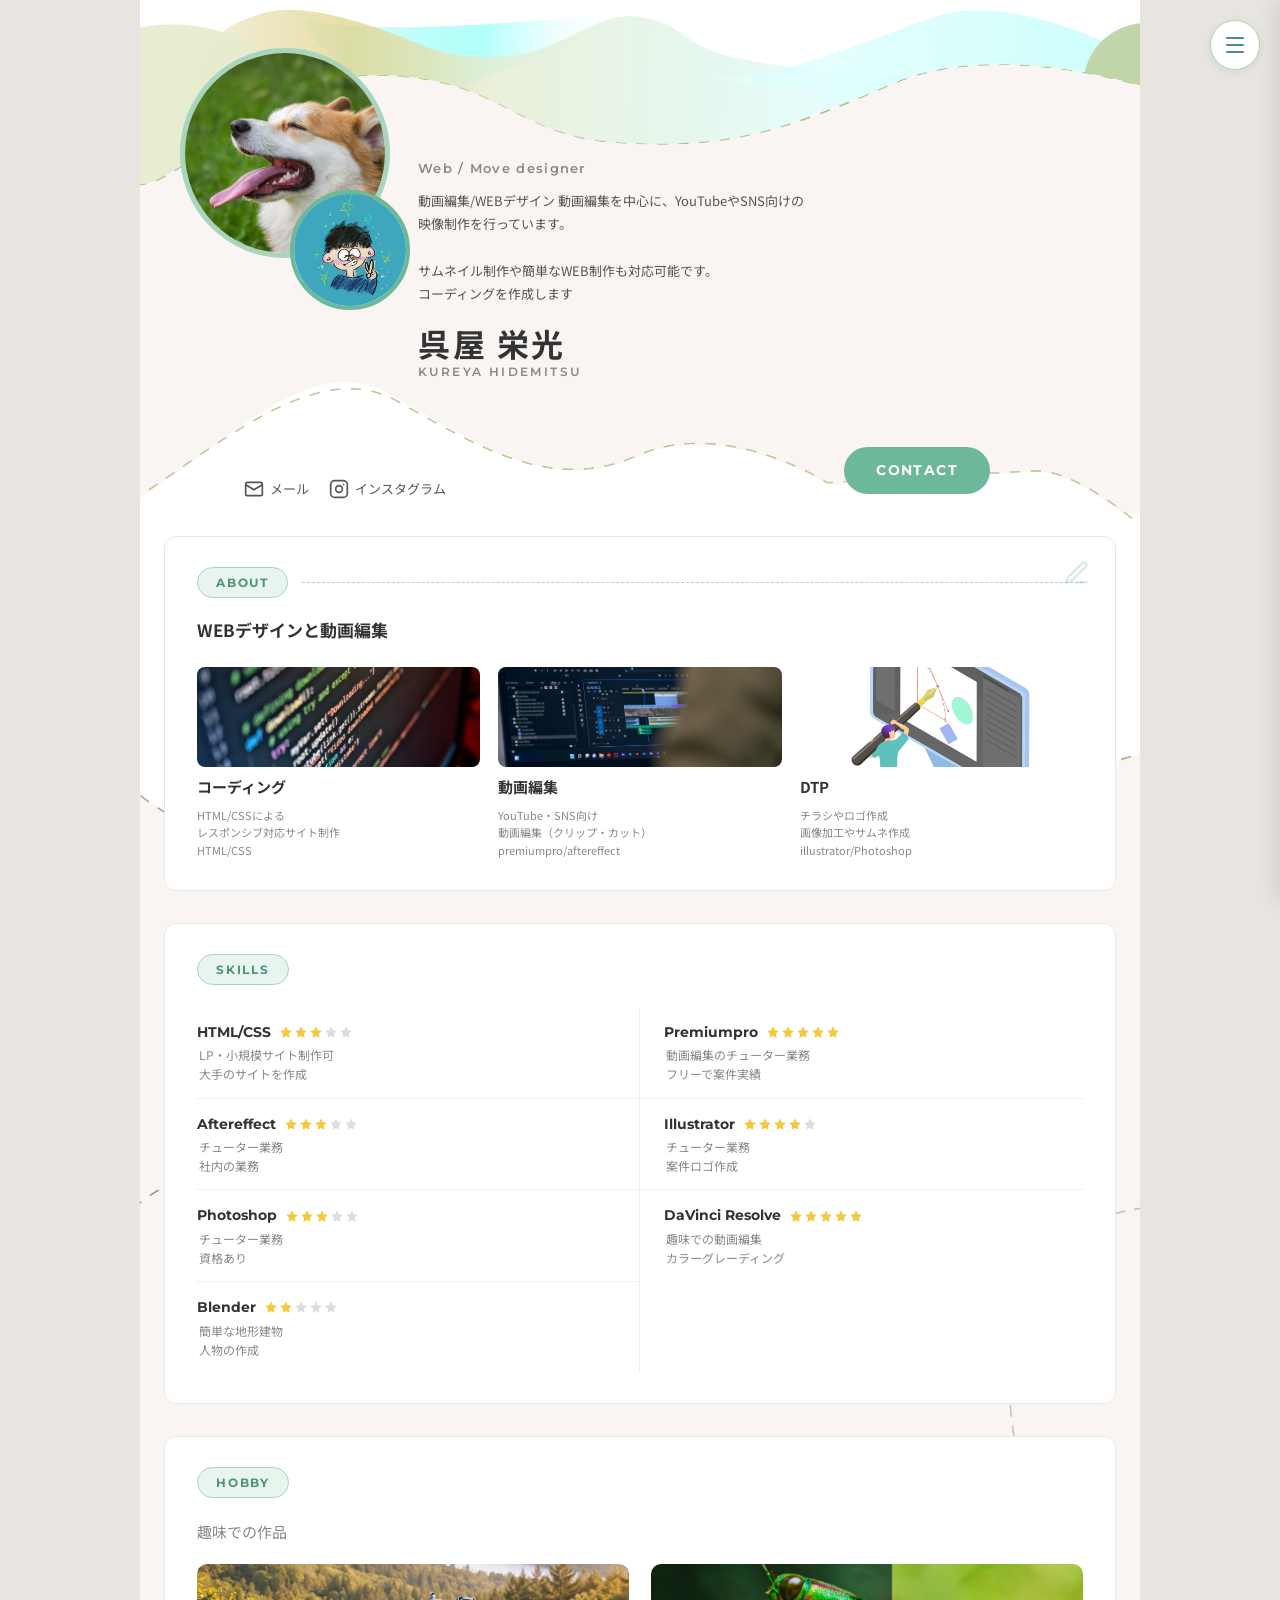
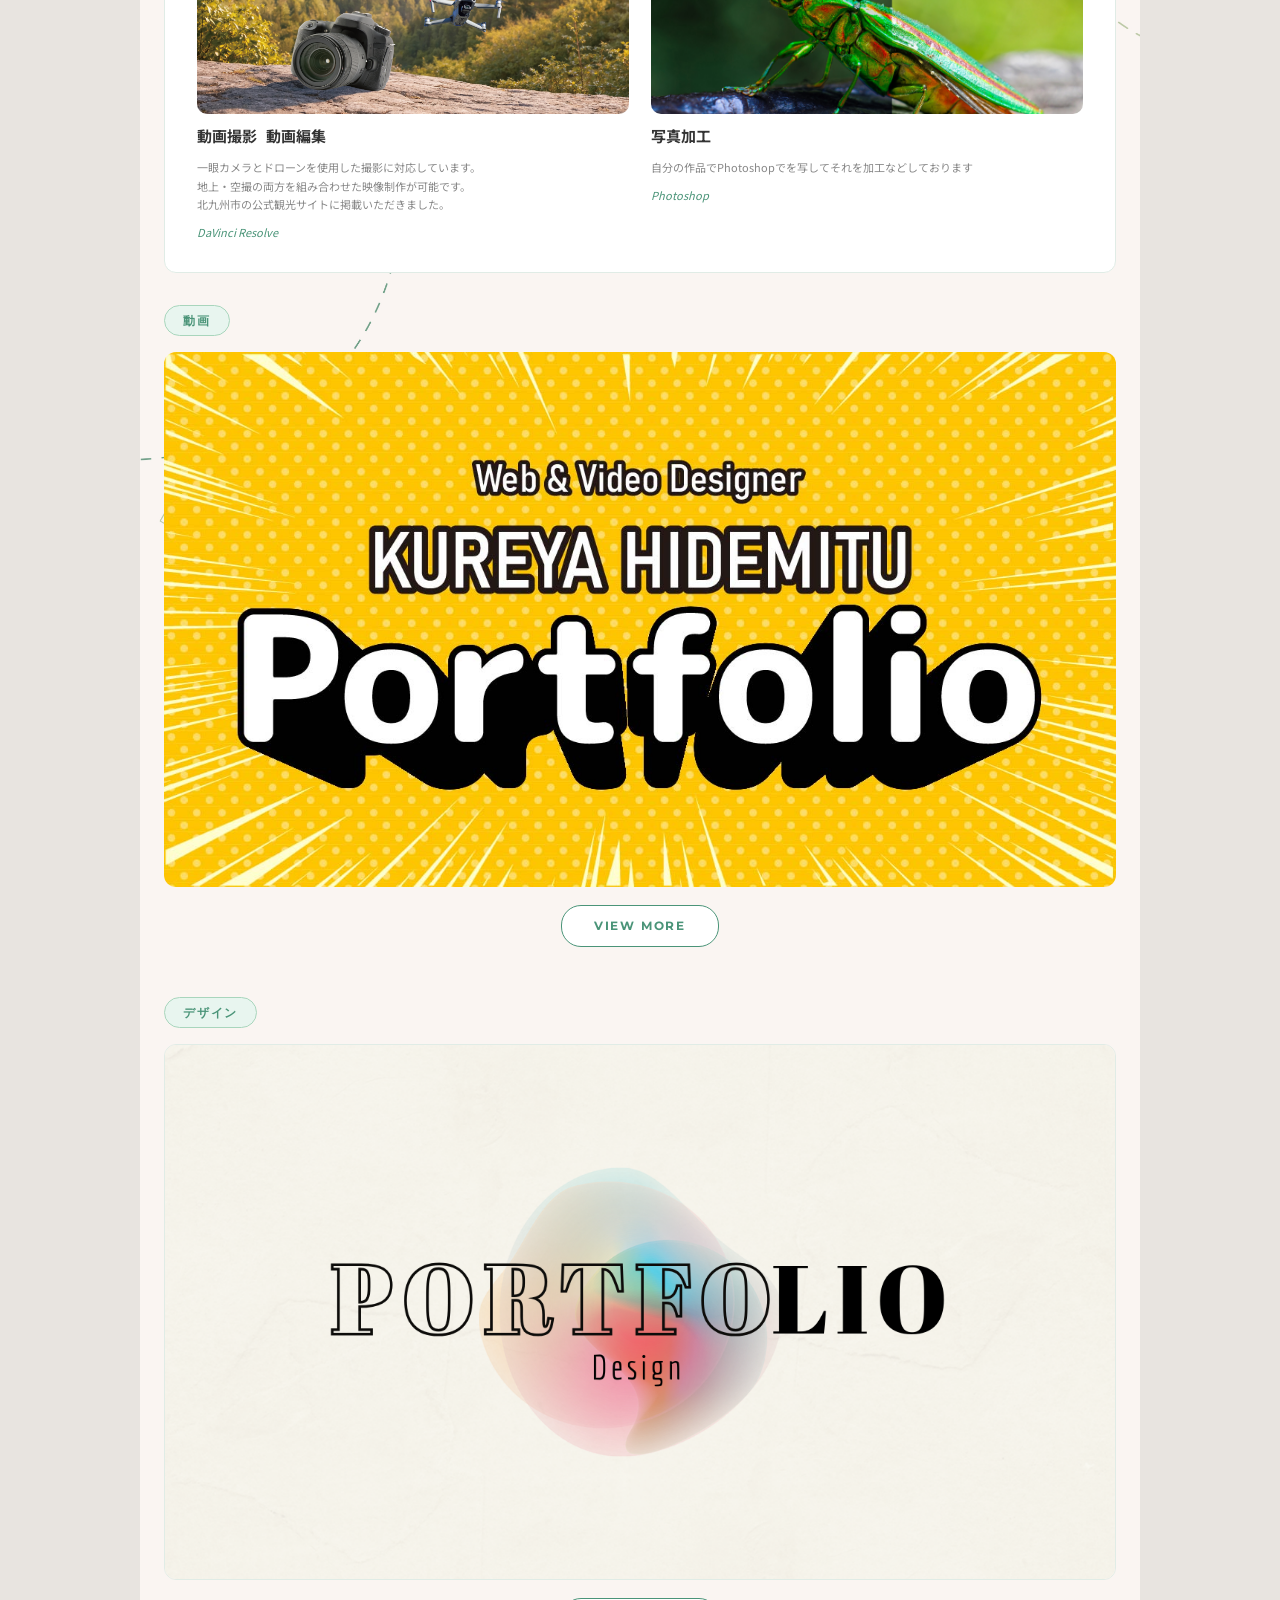
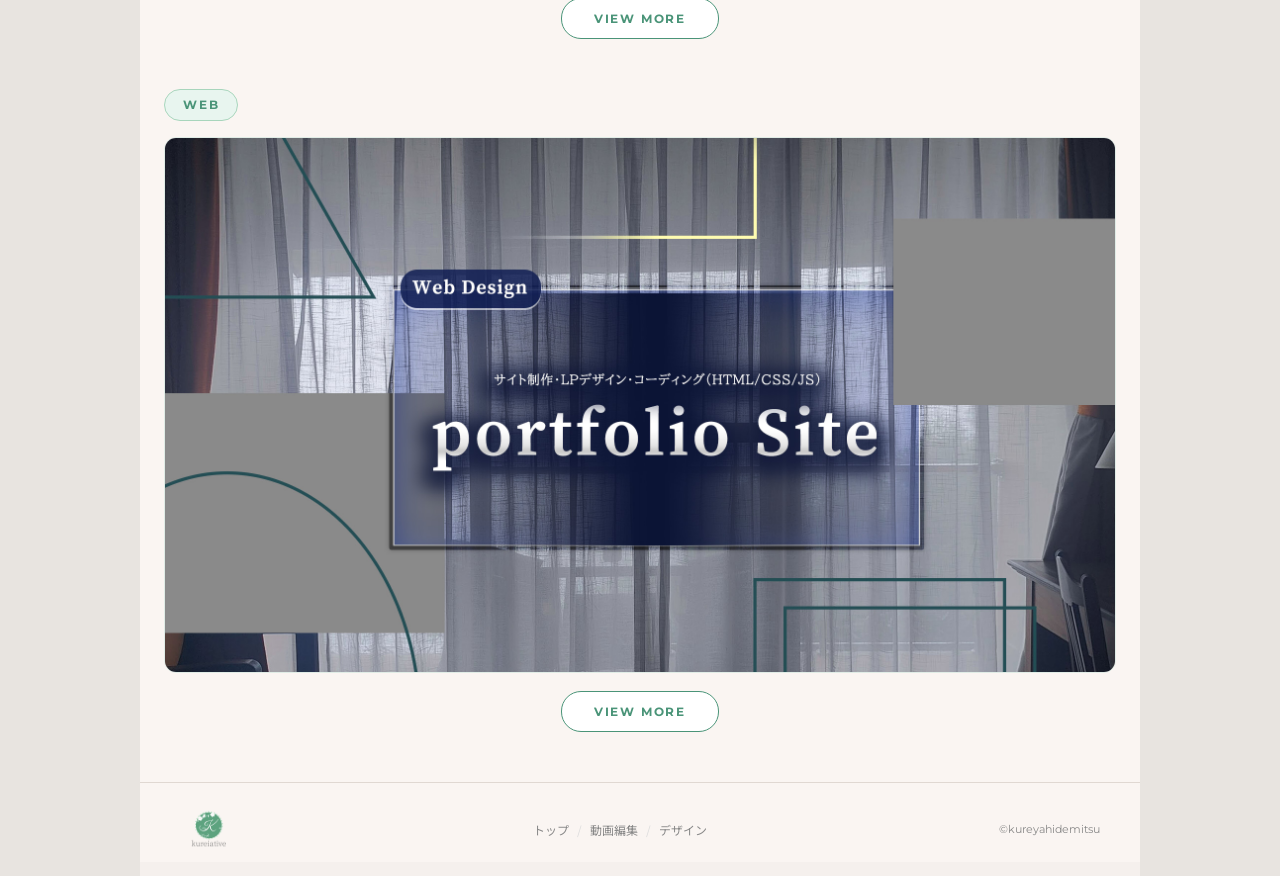
<file: index.html>
<!DOCTYPE html>
<html lang="ja">
<head>
  <meta charset="UTF-8">
  <meta name="viewport" content="width=device-width, initial-scale=1.0">
  <title>呉屋 栄光 | Web / Move designer</title>
  <link href="https://fonts.googleapis.com/css2?family=Noto+Sans+JP:wght@300;400;500;700&family=Montserrat:wght@400;600;700;900&family=Playfair+Display:wght@700&display=swap" rel="stylesheet">
<link rel="stylesheet" href="stylesheet.css">
</head>
<body>

<!-- HAMBURGER MENU -->
<nav class="hamburger-nav">
  <button class="hamburger-btn" id="hamburgerBtn" aria-label="メニューを開く">
    <span class="hamburger-line"></span>
    <span class="hamburger-line"></span>
    <span class="hamburger-line"></span>
  </button>
  <div class="menu-overlay" id="menuOverlay">
    <div class="menu-panel">
      <button class="menu-close" id="menuClose" aria-label="メニューを閉じる">&times;</button>
      <ul class="menu-list">
        <li><a href="#hero" class="menu-item">トップ</a></li>
        <li><a href="#about" class="menu-item">ABOUT</a></li>
        <li><a href="#skills" class="menu-item">SKILLS</a></li>
        <li><a href="#hobby" class="menu-item">HOBBY</a></li>
        <li><a href="#works" class="menu-item">WORKS</a></li>
        <li><a href="contact/contact .html" class="menu-item menu-contact">CONTACT</a></li>
      </ul>
      <div class="menu-footer-links">
        <a href="contact/contact .html">メール</a>
        <a href="https://www.instagram.com/904ci?igsh=MTZmNWU5eGhoM2lrbw==">インスタグラム</a>
      </div>
    </div>
  </div>
</nav>

<!-- HERO -->
<header class="hero" id="hero">
  <!-- スマホ用ヒーローバナー画像 -->
  <div class="hero-banner-sp">
    <img src="02_Assets/Picture/Home page (for smartphones)/kanashi-YRgaOQkuhLE-unsplash.jpg" alt="">
  </div>
  <div class="hero-avatars">
    <div class="avatar-photo"><img src="02_Assets/Picture/dog-6394502_1280.jpg"></div>
    <div class="avatar-illust"><img src="02_Assets/Picture/self icon.jpg"></div>
  </div>
  <div class="hero-content">
    <p class="hero-role">Web / Move designer</p>
    <p class="hero-desc">
      動画編集/WEBデザイン 動画編集を中心に、YouTubeやSNS向けの<br>
      映像制作を行っています。<br><br>
      サムネイル制作や簡単なWEB制作も対応可能です。<br>
      コーディングを作成します
    </p>
    <h1 class="hero-name-jp">呉屋 栄光</h1>
    <p class="hero-name-en">KUREYA HIDEMITSU</p>
    <div class="hero-actions">
      <a href="contact/contact .html" class="btn-contact">CONTACT</a>
    </div>
    <div class="hero-links">
      <a href="contact/contact .html" class="hero-link">
        <svg viewBox="0 0 24 24" fill="none" stroke="currentColor" stroke-width="2">
          <rect x="2" y="4" width="20" height="16" rx="2"/>
          <path d="M2 7l10 6 10-6"/>
        </svg>
        メール
      </a>
      <a href="https://www.instagram.com/904ci?igsh=MTZmNWU5eGhoM2lrbw==" class="hero-link">
        <svg viewBox="0 0 24 24" fill="none" stroke="currentColor" stroke-width="2">
          <rect x="2" y="2" width="20" height="20" rx="5"/>
          <circle cx="12" cy="12" r="4"/>
          <circle cx="17.5" cy="6.5" r="1" fill="currentColor" stroke="none"/>
        </svg>
        インスタグラム
      </a>
    </div>
  </div>
</header>

<!-- ABOUT -->
<section class="about" id="about">
  <svg class="about-pen" width="28" height="28" viewBox="0 0 24 24" fill="none" stroke="#6db89a" stroke-width="2">
    <path d="M12 20h9"/><path d="M16.5 3.5a2.121 2.121 0 013 3L7 19l-4 1 1-4L16.5 3.5z"/>
  </svg>
  <div class="section-label-line">
    <div class="section-label">ABOUT</div>
  </div>
  <p class="about-title">WEBデザインと動画編集</p>
  <div class="about-cards">
    <div class="about-card">
      <div class="about-card-img"><img src="02_Assets/Picture/computer-5437373_1280.jpg"></div>
      <span class="about-card-name">コーディング</span>
      <span class="about-card-tags">HTML/CSSによる<br>レスポンシブ対応サイト制作<br>HTML/CSS</span>
    </div>
    <div class="about-card">
      <div class="about-card-img"><img src="02_Assets/Picture/editing-7320125_1280.jpg"></div>
      <span class="about-card-name">動画編集</span>
      <span class="about-card-tags">YouTube・SNS向け<br>動画編集（クリップ・カット）<br>premiumpro/aftereffect</span>
    </div>
    <div class="about-card">
      <div class="about-card-img"><img src="02_Assets/Picture/22271923.jpg"></div>
      <span class="about-card-name">DTP</span>
      <span class="about-card-tags">チラシやロゴ作成<br>画像加工やサムネ作成<br>illustrator/Photoshop</span>
    </div>
  </div>
</section>

<!-- SKILLS -->
<section class="skills" id="skills">
  <div class="section-label">SKILLS</div>
  <div class="skills-grid">

    <div class="skill-item">
      <!-- ▼ アイコン画像: 自分のアイコン画像に差し替えてください -->
      <img class="skill-icon" src="02_Assets/Picture/Home page (for smartphones)/icons8-ビジュアルスタジオコード-2019-144.png" alt="HTML/CSS">
      <div class="skill-info">
        <p class="skill-name">HTML/CSS
          <span class="stars">
            <svg class="star" viewBox="0 0 12 12"><polygon points="6,1 7.5,4.5 11,5 8.5,7.5 9,11 6,9.5 3,11 3.5,7.5 1,5 4.5,4.5"/></svg>
            <svg class="star" viewBox="0 0 12 12"><polygon points="6,1 7.5,4.5 11,5 8.5,7.5 9,11 6,9.5 3,11 3.5,7.5 1,5 4.5,4.5"/></svg>
            <svg class="star" viewBox="0 0 12 12"><polygon points="6,1 7.5,4.5 11,5 8.5,7.5 9,11 6,9.5 3,11 3.5,7.5 1,5 4.5,4.5"/></svg>
            <svg class="star empty" viewBox="0 0 12 12"><polygon points="6,1 7.5,4.5 11,5 8.5,7.5 9,11 6,9.5 3,11 3.5,7.5 1,5 4.5,4.5"/></svg>
            <svg class="star empty" viewBox="0 0 12 12"><polygon points="6,1 7.5,4.5 11,5 8.5,7.5 9,11 6,9.5 3,11 3.5,7.5 1,5 4.5,4.5"/></svg>
          </span>
        </p>
        <p class="skill-desc">LP・小規模サイト制作可<br>大手のサイトを作成</p>
      </div>
    </div>

    <div class="skill-item">
      <!-- ▼ アイコン画像: Premiumpro -->
      <img class="skill-icon" src="02_Assets/Picture/Home page (for smartphones)/icons8-adobe-premiere-pro-144.png" alt="Premiumpro">
      <div class="skill-info">
        <p class="skill-name">Premiumpro
          <span class="stars">
            <svg class="star" viewBox="0 0 12 12"><polygon points="6,1 7.5,4.5 11,5 8.5,7.5 9,11 6,9.5 3,11 3.5,7.5 1,5 4.5,4.5"/></svg>
            <svg class="star" viewBox="0 0 12 12"><polygon points="6,1 7.5,4.5 11,5 8.5,7.5 9,11 6,9.5 3,11 3.5,7.5 1,5 4.5,4.5"/></svg>
            <svg class="star" viewBox="0 0 12 12"><polygon points="6,1 7.5,4.5 11,5 8.5,7.5 9,11 6,9.5 3,11 3.5,7.5 1,5 4.5,4.5"/></svg>
            <svg class="star" viewBox="0 0 12 12"><polygon points="6,1 7.5,4.5 11,5 8.5,7.5 9,11 6,9.5 3,11 3.5,7.5 1,5 4.5,4.5"/></svg>
            <svg class="star" viewBox="0 0 12 12"><polygon points="6,1 7.5,4.5 11,5 8.5,7.5 9,11 6,9.5 3,11 3.5,7.5 1,5 4.5,4.5"/></svg>
          </span>
        </p>
        <p class="skill-desc">動画編集のチューター業務<br>フリーで案件実績</p>
      </div>
    </div>

    <div class="skill-item">
      <!-- ▼ アイコン画像: Aftereffect -->
      <img class="skill-icon" src="02_Assets/Picture/Home page (for smartphones)/icons8-adobe-after-effects-144.png" alt="Aftereffect">
      <div class="skill-info">
        <p class="skill-name">Aftereffect
          <span class="stars">
            <svg class="star" viewBox="0 0 12 12"><polygon points="6,1 7.5,4.5 11,5 8.5,7.5 9,11 6,9.5 3,11 3.5,7.5 1,5 4.5,4.5"/></svg>
            <svg class="star" viewBox="0 0 12 12"><polygon points="6,1 7.5,4.5 11,5 8.5,7.5 9,11 6,9.5 3,11 3.5,7.5 1,5 4.5,4.5"/></svg>
            <svg class="star" viewBox="0 0 12 12"><polygon points="6,1 7.5,4.5 11,5 8.5,7.5 9,11 6,9.5 3,11 3.5,7.5 1,5 4.5,4.5"/></svg>
            <svg class="star empty" viewBox="0 0 12 12"><polygon points="6,1 7.5,4.5 11,5 8.5,7.5 9,11 6,9.5 3,11 3.5,7.5 1,5 4.5,4.5"/></svg>
            <svg class="star empty" viewBox="0 0 12 12"><polygon points="6,1 7.5,4.5 11,5 8.5,7.5 9,11 6,9.5 3,11 3.5,7.5 1,5 4.5,4.5"/></svg>
          </span>
        </p>
        <p class="skill-desc">チューター業務<br>社内の業務</p>
      </div>
    </div>

    <div class="skill-item">
      <!-- ▼ アイコン画像: Illustrator -->
      <img class="skill-icon" src="02_Assets/Picture/Home page (for smartphones)/icons8-adobe-illustrator-144.png" alt="Illustrator">
      <div class="skill-info">
        <p class="skill-name">Illustrator
          <span class="stars">
            <svg class="star" viewBox="0 0 12 12"><polygon points="6,1 7.5,4.5 11,5 8.5,7.5 9,11 6,9.5 3,11 3.5,7.5 1,5 4.5,4.5"/></svg>
            <svg class="star" viewBox="0 0 12 12"><polygon points="6,1 7.5,4.5 11,5 8.5,7.5 9,11 6,9.5 3,11 3.5,7.5 1,5 4.5,4.5"/></svg>
            <svg class="star" viewBox="0 0 12 12"><polygon points="6,1 7.5,4.5 11,5 8.5,7.5 9,11 6,9.5 3,11 3.5,7.5 1,5 4.5,4.5"/></svg>
            <svg class="star" viewBox="0 0 12 12"><polygon points="6,1 7.5,4.5 11,5 8.5,7.5 9,11 6,9.5 3,11 3.5,7.5 1,5 4.5,4.5"/></svg>
            <svg class="star empty" viewBox="0 0 12 12"><polygon points="6,1 7.5,4.5 11,5 8.5,7.5 9,11 6,9.5 3,11 3.5,7.5 1,5 4.5,4.5"/></svg>
          </span>
        </p>
        <p class="skill-desc">チューター業務<br>案件ロゴ作成</p>
      </div>
    </div>

    <div class="skill-item">
      <!-- ▼ アイコン画像: Photoshop -->
      <img class="skill-icon" src="02_Assets/Picture/Home page (for smartphones)/icons8-adobe-photoshop-144.png" alt="Photoshop">
      <div class="skill-info">
        <p class="skill-name">Photoshop
          <span class="stars">
            <svg class="star" viewBox="0 0 12 12"><polygon points="6,1 7.5,4.5 11,5 8.5,7.5 9,11 6,9.5 3,11 3.5,7.5 1,5 4.5,4.5"/></svg>
            <svg class="star" viewBox="0 0 12 12"><polygon points="6,1 7.5,4.5 11,5 8.5,7.5 9,11 6,9.5 3,11 3.5,7.5 1,5 4.5,4.5"/></svg>
            <svg class="star" viewBox="0 0 12 12"><polygon points="6,1 7.5,4.5 11,5 8.5,7.5 9,11 6,9.5 3,11 3.5,7.5 1,5 4.5,4.5"/></svg>
            <svg class="star empty" viewBox="0 0 12 12"><polygon points="6,1 7.5,4.5 11,5 8.5,7.5 9,11 6,9.5 3,11 3.5,7.5 1,5 4.5,4.5"/></svg>
            <svg class="star empty" viewBox="0 0 12 12"><polygon points="6,1 7.5,4.5 11,5 8.5,7.5 9,11 6,9.5 3,11 3.5,7.5 1,5 4.5,4.5"/></svg>
          </span>
        </p>
        <p class="skill-desc">チューター業務<br>資格あり</p>
      </div>
    </div>

    <div class="skill-item">
      <!-- ▼ アイコン画像: DaVinci Resolve -->
      <img class="skill-icon" src="02_Assets/Picture/Home page (for smartphones)/icons8-davinci-resolve-144.png" alt="DaVinci Resolve">
      <div class="skill-info">
        <p class="skill-name">DaVinci Resolve
          <span class="stars">
            <svg class="star" viewBox="0 0 12 12"><polygon points="6,1 7.5,4.5 11,5 8.5,7.5 9,11 6,9.5 3,11 3.5,7.5 1,5 4.5,4.5"/></svg>
            <svg class="star" viewBox="0 0 12 12"><polygon points="6,1 7.5,4.5 11,5 8.5,7.5 9,11 6,9.5 3,11 3.5,7.5 1,5 4.5,4.5"/></svg>
            <svg class="star" viewBox="0 0 12 12"><polygon points="6,1 7.5,4.5 11,5 8.5,7.5 9,11 6,9.5 3,11 3.5,7.5 1,5 4.5,4.5"/></svg>
            <svg class="star" viewBox="0 0 12 12"><polygon points="6,1 7.5,4.5 11,5 8.5,7.5 9,11 6,9.5 3,11 3.5,7.5 1,5 4.5,4.5"/></svg>
            <svg class="star" viewBox="0 0 12 12"><polygon points="6,1 7.5,4.5 11,5 8.5,7.5 9,11 6,9.5 3,11 3.5,7.5 1,5 4.5,4.5"/></svg>
          </span>
        </p>
        <p class="skill-desc">趣味での動画編集<br>カラーグレーディング</p>
      </div>
    </div>

    <div class="skill-item">
      <!-- ▼ アイコン画像: Blender -->
      <img class="skill-icon" src="02_Assets/Picture/Home page (for smartphones)/icons8-blender-3d-144.png" alt="Blender">
      <div class="skill-info">
        <p class="skill-name">Blender
          <span class="stars">
            <svg class="star" viewBox="0 0 12 12"><polygon points="6,1 7.5,4.5 11,5 8.5,7.5 9,11 6,9.5 3,11 3.5,7.5 1,5 4.5,4.5"/></svg>
            <svg class="star" viewBox="0 0 12 12"><polygon points="6,1 7.5,4.5 11,5 8.5,7.5 9,11 6,9.5 3,11 3.5,7.5 1,5 4.5,4.5"/></svg>
            <svg class="star empty" viewBox="0 0 12 12"><polygon points="6,1 7.5,4.5 11,5 8.5,7.5 9,11 6,9.5 3,11 3.5,7.5 1,5 4.5,4.5"/></svg>
            <svg class="star empty" viewBox="0 0 12 12"><polygon points="6,1 7.5,4.5 11,5 8.5,7.5 9,11 6,9.5 3,11 3.5,7.5 1,5 4.5,4.5"/></svg>
            <svg class="star empty" viewBox="0 0 12 12"><polygon points="6,1 7.5,4.5 11,5 8.5,7.5 9,11 6,9.5 3,11 3.5,7.5 1,5 4.5,4.5"/></svg>
          </span>
        </p>
        <p class="skill-desc">簡単な地形建物<br>人物の作成</p>
      </div>
    </div>

  </div>
</section>

<!-- HOBBY -->
<section class="hobby" id="hobby">
  
  <div class="section-label">hobby</div>
  <p class="hobby-title">趣味での作品</p>
  <div class="hobby-cards">
    <div class="hobby-card">
      <div class="hobby-card-img"><img src="02_Assets/Picture/camera＆drawn.png"></div>
      <p class="hobby-card-name">動画撮影 &nbsp; 動画編集</p>
      <p class="hobby-card-desc">一眼カメラとドローンを使用した撮影に対応しています。<br>
                                           地上・空撮の両方を組み合わせた映像制作が可能です。<br>
                                  北九州市の公式観光サイトに掲載いただきました。</p>
      <p class="hobby-card-tool">DaVinci Resolve</p>
    </div>
    <div class="hobby-card">
      <div class="hobby-card-img"><img src="02_Assets/Picture/33571919_m.jpg"></div>
      <p class="hobby-card-name">写真加工</p>
      <p class="hobby-card-desc">自分の作品でPhotoshopでを写してそれを加工などしております</p>
      <p class="hobby-card-tool">Photoshop</p>
    </div>
  </div>
</section>

<!-- WORKS -->
<section class="works-section" id="works">
  <div class="works-block">
    <div class="section-label">動画</div>
    <div class="video-banner">
      <img src="02_Assets/Picture/portfolioMOVE.jpg">
    </div>
    <div class="works-footer">
      <a href="video/video-works.html" class="btn-view-more">VIEW MORE</a>
    </div>
  </div>

  <div class="works-block">
    <div class="section-label">デザイン</div>
    <div class="design-banner">
      <img src="02_Assets/Picture/design portfolio.png">
    </div>
    <div class="works-footer">
      <a href="DigitalDesign/index_design.html" class="btn-view-more">VIEW MORE</a>
    </div>
  </div>

  <div class="works-block">
    <div class="section-label">WEB</div>
    <div class="design-banner">
      <img src="02_Assets/Picture/portfolioWEB.jpg">
    </div>
    <div class="works-footer">
      <!-- ▼ リンク先を自分のWEBサイトページに変更してください -->
      <a href="kureya-portfolio-site_240527/index.html" class="btn-view-more">VIEW MORE</a>
    </div>
  </div>
</section>

<!-- FOOTER -->
<footer class="footer-nav">
  <div class="footer-logo-wrap">
    <img class="footer-logo" src="02_Assets/Picture/kureiative.png">
  </div>
  <div class="footer-links-wrap">
    <a href="index.html" class="footer-link">トップ</a>
    <span class="footer-link-sep">/</span>
    <a href="video/video-works.html" class="footer-link">動画編集</a>
    <span class="footer-link-sep">/</span>
    <a href="DigitalDesign/index_design.html" class="footer-link">デザイン</a>
  </div>
  <p class="footer-copy">©kureyahidemitsu</p>
</footer>

<script>
  const btn = document.getElementById('hamburgerBtn');
  const overlay = document.getElementById('menuOverlay');
  const closeBtn = document.getElementById('menuClose');
  const menuItems = document.querySelectorAll('.menu-item');

  function openMenu() {
    overlay.classList.add('active');
    document.body.style.overflow = 'hidden';
  }
  function closeMenu() {
    overlay.classList.remove('active');
    document.body.style.overflow = '';
  }

  btn.addEventListener('click', openMenu);
  closeBtn.addEventListener('click', closeMenu);
  overlay.addEventListener('click', function(e) {
    if (e.target === overlay) closeMenu();
  });
  menuItems.forEach(function(item) {
    item.addEventListener('click', closeMenu);
  });
</script>
</body>
</html>
</file>
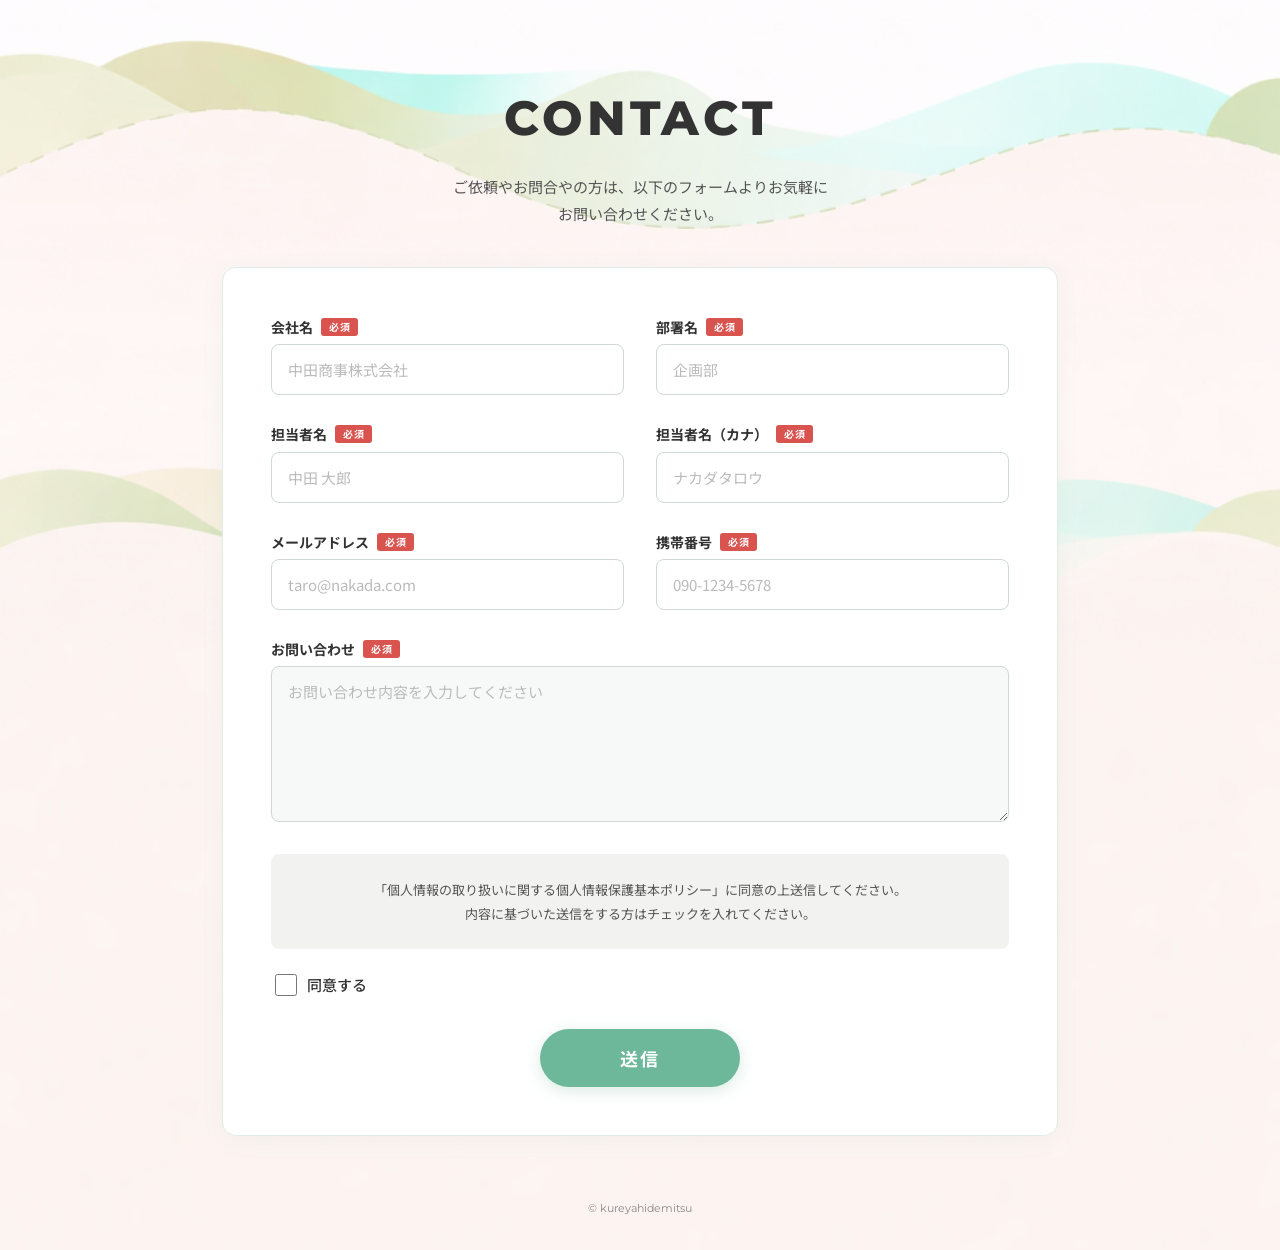
<file: contact/contact .html>
<!DOCTYPE html>
<html lang="ja">
<head>
  <meta charset="UTF-8">
  <meta name="viewport" content="width=device-width, initial-scale=1.0">
  <title>CONTACT | kureyahidemitsu</title>
  <link rel="preconnect" href="https://fonts.googleapis.com">
  <link href="https://fonts.googleapis.com/css2?family=Montserrat:wght@400;600;700;800&family=Noto+Sans+JP:wght@300;400;500;700&display=swap" rel="stylesheet">
  <link rel="stylesheet" href="contact.css">
</head>
<body>

  <!-- ヘッダー -->
  <header class="contact-header">
    <h1 class="contact-title">CONTACT</h1>
    <p class="contact-lead">ご依頼やお問合やの方は、以下のフォームよりお気軽に<br>お問い合わせください。</p>
  </header>

  <!-- フォームカード -->
  <form class="form-card" action="https://formspree.io/f/xlgolgzr" method="POST">
    <div class="form-grid">

      <!-- 会社名 -->
      <div class="form-group">
        <label class="form-label">会社名 <span class="required">必須</span></label>
        <input type="text" name="会社名" class="form-input" placeholder="中田商事株式会社" required>
      </div>

      <!-- 部署名 -->
      <div class="form-group">
        <label class="form-label">部署名 <span class="required">必須</span></label>
        <input type="text" name="部署名" class="form-input" placeholder="企画部" required>
      </div>

      <!-- 担当者名 -->
      <div class="form-group">
        <label class="form-label">担当者名 <span class="required">必須</span></label>
        <input type="text" name="担当者名" class="form-input" placeholder="中田 大郎" required>
      </div>

      <!-- 担当者名（カナ） -->
      <div class="form-group">
        <label class="form-label">担当者名（カナ）<span class="required">必須</span></label>
        <input type="text" name="担当者名カナ" class="form-input" placeholder="ナカダタロウ" required>
      </div>

      <!-- メールアドレス -->
      <div class="form-group">
        <label class="form-label">メールアドレス <span class="required">必須</span></label>
        <input type="email" name="email" class="form-input" placeholder="taro@nakada.com" required>
      </div>

      <!-- 携帯番号 -->
      <div class="form-group">
        <label class="form-label">携帯番号 <span class="required">必須</span></label>
        <input type="tel" name="携帯番号" class="form-input" placeholder="090-1234-5678" required>
      </div>

    </div>

    <!-- お問い合わせ内容 -->
    <div class="form-group form-group-full">
      <label class="form-label">お問い合わせ <span class="required">必須</span></label>
      <textarea name="お問い合わせ内容" class="form-textarea" placeholder="お問い合わせ内容を入力してください" rows="6" required></textarea>
    </div>

    <!-- プライバシーポリシー -->
    <div class="privacy-box">
      <p>「個人情報の取り扱いに関する個人情報保護基本ポリシー」に同意の上送信してください。</p>
      <p>内容に基づいた送信をする方はチェックを入れてください。</p>
    </div>

    <!-- 同意チェック -->
    <label class="agree-check">
      <input type="checkbox" class="agree-checkbox" required>
      <span class="agree-text">同意する</span>
    </label>

    <!-- 送信ボタン -->
    <div class="submit-wrap">
      <button type="submit" class="btn-submit">送信</button>
    </div>

  </form>

  <!-- フッター -->
  <footer class="contact-footer">
    <p class="footer-copy">&copy; kureyahidemitsu</p>
  </footer>

</body>
</html>
</file>
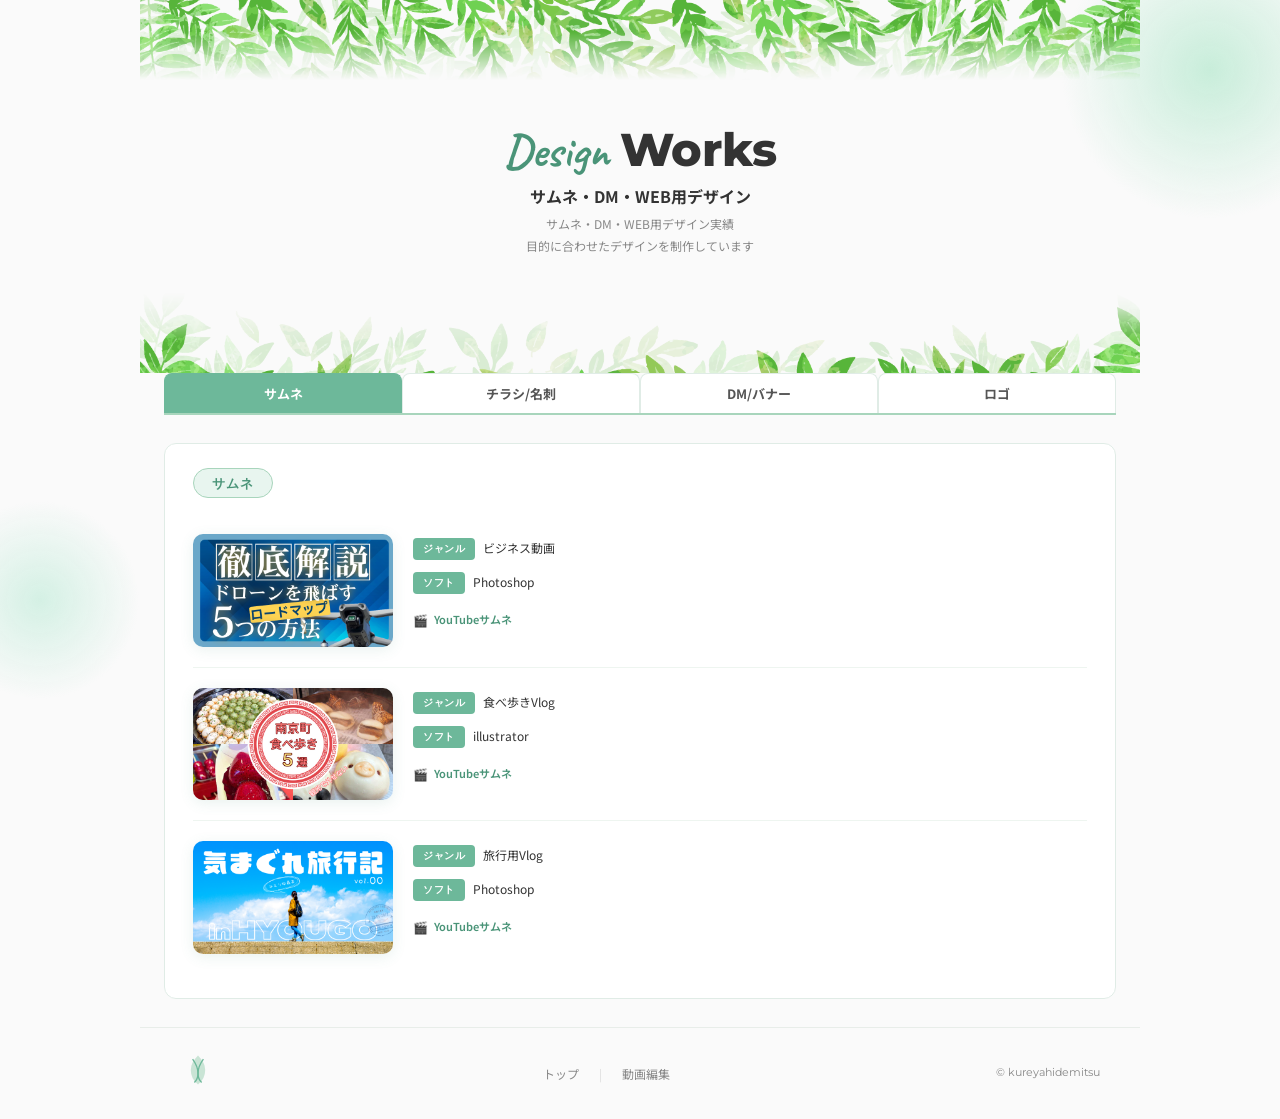
<file: DigitalDesign/index_design.html>
<!DOCTYPE html>
<html lang="ja">
<head>
  <meta charset="UTF-8">
  <meta name="viewport" content="width=device-width, initial-scale=1.0">
  <title>Design Works | kureyahidemitsu</title>
  <link rel="preconnect" href="https://fonts.googleapis.com">
  <link href="https://fonts.googleapis.com/css2?family=Montserrat:wght@400;600;700;800&family=Noto+Sans+JP:wght@400;500;700&family=Caveat:wght@500;700&display=swap" rel="stylesheet">
  <link rel="stylesheet" href="style.css">
</head>
<body>

  <div class="deco-circle deco-1"></div>
  <div class="deco-circle deco-2"></div>

  <!-- HERO -->
  <section class="page-hero">
    <div class="leaf-top"><img src="image/25232894.png" alt=""></div>
    <div class="hero-inner">
      <h1 class="page-hero-title">
        <span class="script">Design </span><span class="bold">Works</span>
      </h1>
      <p class="page-hero-sub">サムネ・DM・WEB用デザイン</p>
      <p class="page-hero-desc">サムネ・DM・WEB用デザイン実績<br>目的に合わせたデザインを制作しています</p>
    </div>
    <div class="leaf-bottom"><img src="image/25232894.png" alt=""></div>
  </section>

  <!-- TAB NAV -->
  <div class="tab-nav">
    <button class="tab-btn active" data-tab="thumb">サムネ</button>
    <button class="tab-btn" data-tab="flyer">チラシ/名刺</button>
    <button class="tab-btn" data-tab="banner">DM/バナー</button>
    <button class="tab-btn" data-tab="logo">ロゴ</button>
  </div>

  <!-- ══════════════════════════════════════════ -->
  <!--  TAB 1 : サムネ                            -->
  <!-- ══════════════════════════════════════════ -->
  <div class="tab-content active" id="tab-thumb">
    <div class="card-area">
      <span class="section-label">サムネ</span>

      <!-- Item 1 -->
      <div class="thumb-card">
        <div class="thumb-card-img">
          <img src="image/drone thumbnail.png" alt="ドローン徹底解説">
        </div>
        <div class="thumb-card-meta">
          <div class="meta-row">
            <span class="meta-label">ジャンル</span>
            <span class="meta-value">ビジネス動画</span>
          </div>
          <div class="meta-row">
            <span class="meta-label">ソフト</span>
            <span class="meta-value">Photoshop</span>
          </div>
          <div class="thumb-card-type">YouTubeサムネ</div>
        </div>
      </div>

      <!-- Item 2 -->
      <div class="thumb-card">
        <div class="thumb-card-img">
          <img src="image/Nankinmachi.jpg" alt="南京町食べ歩き">
        </div>
        <div class="thumb-card-meta">
          <div class="meta-row">
            <span class="meta-label">ジャンル</span>
            <span class="meta-value">食べ歩きVlog</span>
          </div>
          <div class="meta-row">
            <span class="meta-label">ソフト</span>
            <span class="meta-value">illustrator</span>
          </div>
          <div class="thumb-card-type">YouTubeサムネ</div>
        </div>
      </div>

      <!-- Item 3 -->
      <div class="thumb-card">
        <div class="thumb-card-img">
          <img src="image/Kobe sightseeing.png" alt="気まぐれ旅行記">
        </div>
        <div class="thumb-card-meta">
          <div class="meta-row">
            <span class="meta-label">ジャンル</span>
            <span class="meta-value">旅行用Vlog</span>
          </div>
          <div class="meta-row">
            <span class="meta-label">ソフト</span>
            <span class="meta-value">Photoshop</span>
          </div>
          <div class="thumb-card-type">YouTubeサムネ</div>
        </div>
      </div>

    </div>
  </div>

  <!-- ══════════════════════════════════════════ -->
  <!--  TAB 2 : チラシ/名刺                       -->
  <!-- ══════════════════════════════════════════ -->
  <div class="tab-content" id="tab-flyer">

    <!-- チラシ -->
    <div class="card-area-pink">
      <span class="section-label">チラシ / 名刺</span>

      <div style="text-align:center;"><span class="sub-label">チラシ</span></div>

      <div class="slider-wrapper" data-slider="flyer-slider">
        <div class="slider-track">
          <!-- チラシ 1: 雑誌の表紙 -->
          <div class="slide-item">
            <div class="slide-item-img"><img src="image/WomensMagazine.png" alt="雑誌の表紙"></div>
            <div class="meta-row"><span class="meta-label">ジャンル</span><span class="meta-value">雑誌の表紙</span></div>
            <div class="meta-row"><span class="meta-label">目 的</span><span class="meta-value">20代</span></div>
            <div class="meta-row"><span class="meta-label">ソフト</span><span class="meta-value">illustrator</span></div>
          </div>
          <!-- チラシ 2: クリスマスイベント -->
          <div class="slide-item">
            <div class="slide-item-img"><img src="image/Christmas.jpg" alt="クリスマスイベント"></div>
            <div class="meta-row"><span class="meta-label">ジャンル</span><span class="meta-value">クリスマスイベント</span></div>
            <div class="meta-row"><span class="meta-label">年 齢</span><span class="meta-value">20代</span></div>
            <div class="meta-row"><span class="meta-label">ソフト</span><span class="meta-value">illustrator</span></div>
          </div>
          <!-- チラシ 3: 写真展 -->
          <div class="slide-item">
            <div class="slide-item-img"><img src="image/rose_original.png" alt="写真展"></div>
            <div class="meta-row"><span class="meta-label">ジャンル</span><span class="meta-value">写真展</span></div>
            <div class="meta-row"><span class="meta-label">年 齢</span><span class="meta-value">30代</span></div>
            <div class="meta-row"><span class="meta-label">ソフト</span><span class="meta-value">illustrator</span></div>
          </div>
        </div>
        <div class="dots">
          <span class="dot active"></span>
          <span class="dot"></span>
          <span class="dot"></span>
        </div>
      </div>

      <!-- 名刺 -->
      <div style="text-align:center; margin-top:28px;"><span class="sub-label">名刺</span></div>

      <div class="slider-wrapper" data-slider="card-slider">
        <div class="slider-track">
          <!-- 名刺 1: 不動産 表 -->
          <div class="slide-item">
            <div class="slide-item-img"><img src="image/Business card design 1st idea.jpg" alt="名刺 不動産 表"></div>
            <div class="meta-row"><span class="meta-label">ジャンル</span><span class="meta-value">不動産</span></div>
            <div class="meta-row"><span class="meta-label">ソフト</span><span class="meta-value">illustrator</span></div>
          </div>
          <!-- 名刺 2: 不動産 裏 -->
          <div class="slide-item">
            <div class="slide-item-img"><img src="image/Business card design 2nd idea.jpg" alt="名刺 不動産 裏"></div>
            <div class="meta-row"><span class="meta-label">ジャンル</span><span class="meta-value">不動産</span></div>
            <div class="meta-row"><span class="meta-label">ソフト</span><span class="meta-value">illustrator</span></div>
          </div>
          <!-- 名刺 3: 映像制作 表 -->
          <div class="slide-item">
            <div class="slide-item-img"><img src="image/business card.png" alt="名刺 映像制作 表"></div>
            <div class="meta-row"><span class="meta-label">ジャンル</span><span class="meta-value">映像制作</span></div>
            <div class="meta-row"><span class="meta-label">ソフト</span><span class="meta-value">illustrator</span></div>
          </div>
          <!-- 名刺 4: 映像制作 裏 -->
          <div class="slide-item">
            <div class="slide-item-img"><img src="image/business_card_back.png" alt="名刺 映像制作 裏"></div>
            <div class="meta-row"><span class="meta-label">ジャンル</span><span class="meta-value">映像制作</span></div>
            <div class="meta-row"><span class="meta-label">ソフト</span><span class="meta-value">illustrator</span></div>
          </div>
        </div>
        <div class="dots">
          <span class="dot active"></span>
          <span class="dot"></span>
          <span class="dot"></span>
          <span class="dot"></span>
        </div>
      </div>

    </div>
  </div>

  <!-- ══════════════════════════════════════════ -->
  <!--  TAB 3 : DM/バナー                         -->
  <!-- ══════════════════════════════════════════ -->
  <div class="tab-content" id="tab-banner">

    <div class="card-area-pink">
      <span class="section-label">バナー / DM</span>

      <!-- バナー -->
      <div style="text-align:center;"><span class="sub-label">バナー</span></div>

      <div class="slider-wrapper" data-slider="banner-slider">
        <div class="slider-track">
          <!-- バナー 1: 就労支援 -->
          <div class="slide-item-wide">
            <div class="slide-item-img"><img src="image/Employment support.png" alt="就労支援"></div>
            <div class="meta-row"><span class="meta-label">ジャンル</span><span class="meta-value">就労移行</span></div>
            <div class="meta-row"><span class="meta-label">年 齢</span><span class="meta-value">20代〜30代</span></div>
            <div class="meta-row"><span class="meta-label">ソフト</span><span class="meta-value">illustrator</span></div>
          </div>
          <!-- バナー 2: 動画編集 -->
          <div class="slide-item-wide">
            <div class="slide-item-img"><img src="image/video_editing.png" alt="動画編集教室"></div>
            <div class="meta-row"><span class="meta-label">ジャンル</span><span class="meta-value">動画編集教室</span></div>
            <div class="meta-row"><span class="meta-label">目 的</span><span class="meta-value">20代〜30代</span></div>
            <div class="meta-row"><span class="meta-label">ソフト</span><span class="meta-value">illustrator</span></div>
          </div>
        </div>
        <div class="dots">
          <span class="dot active"></span>
          <span class="dot"></span>
        </div>
      </div>

      <!-- DM -->
      <div style="text-align:center; margin-top:28px;"><span class="sub-label">DM</span></div>

      <div class="slider-wrapper" data-slider="dm-slider">
        <div class="slider-track">
          <!-- DM 1: 陶芸教室 表 -->
          <div class="slide-item">
            <div class="slide-item-img"><img src="image/PotteryClass.png" alt="陶芸教室 表"></div>
            <div class="meta-row"><span class="meta-label">ジャンル</span><span class="meta-value">陶芸教室（表・裏）</span></div>
            <div class="meta-row"><span class="meta-label">年 齢</span><span class="meta-value">30代</span></div>
            <div class="meta-row"><span class="meta-label">ソフト</span><span class="meta-value">illustrator</span></div>
          </div>
          <!-- DM 2: 陶芸教室 裏 -->
          <div class="slide-item">
            <div class="slide-item-img"><img src="image/PotteryClass_back.png" alt="陶芸教室 裏"></div>
            <div class="meta-row"><span class="meta-label">ジャンル</span><span class="meta-value">陶芸教室（表・裏）</span></div>
            <div class="meta-row"><span class="meta-label">年 齢</span><span class="meta-value">30代</span></div>
            <div class="meta-row"><span class="meta-label">ソフト</span><span class="meta-value">illustrator</span></div>
          </div>
          <!-- DM 3: 結婚式 -->
          <div class="slide-item">
            <div class="slide-item-img"><img src="image//wedding_invitations.png" alt="結婚式"></div>
            <div class="meta-row"><span class="meta-label">ジャンル</span><span class="meta-value">結婚式</span></div>
            <div class="meta-row"><span class="meta-label">年 齢</span><span class="meta-value">20代〜30代</span></div>
            <div class="meta-row"><span class="meta-label">ソフト</span><span class="meta-value">illustrator</span></div>
          </div>
        </div>
        <div class="dots">
          <span class="dot active"></span>
          <span class="dot"></span>
          <span class="dot"></span>
        </div>
      </div>

    </div>
  </div>

  <!-- ══════════════════════════════════════════ -->
  <!--  TAB 4 : ロゴ                              -->
  <!-- ══════════════════════════════════════════ -->
  <div class="tab-content" id="tab-logo">
    <div class="logo-section">
      <span class="section-label" style="color:var(--green-light);background:rgba(109,184,154,.15);border-color:rgba(168,213,188,.3);">ロゴ</span>

      <div class="slider-wrapper" data-slider="logo-slider">
        <div class="slider-track">
          <!-- Logo 1: kureiative -->
          <div class="logo-item">
            <div class="logo-item-img"><img src="image/kureiative.png" alt="kureiative"></div>
            <div style="margin-top:8px;">
              <div class="meta-row"><span class="meta-label">ジャンル</span><span class="meta-value" style="color:#ddd;">デザイン会社</span></div>
              <div class="meta-row"><span class="meta-label">目 的</span><span class="meta-value" style="color:#ddd;">20代〜30代</span></div>
              <div class="meta-row"><span class="meta-label">ソフト</span><span class="meta-value" style="color:#ddd;">illustrator</span></div>
            </div>
          </div>
          <!-- Logo 2: Collabo Rise -->
          <div class="logo-item">
            <div class="logo-item-img"><img src="image/collaboration logo.png" alt="Collabo Rise"></div>
            <div style="margin-top:8px;">
              <div class="meta-row"><span class="meta-label">ジャンル</span><span class="meta-value" style="color:#ddd;">プログラミング</span></div>
              <div class="meta-row"><span class="meta-label">目 的</span><span class="meta-value" style="color:#ddd;">20代〜30代</span></div>
              <div class="meta-row"><span class="meta-label">ソフト</span><span class="meta-value" style="color:#ddd;">illustrator</span></div>
            </div>
          </div>
          <!-- Logo 3: PAWSHOME -->
          <div class="logo-item">
            <div class="logo-item-img"><img src="image/cat real estate.png" alt="猫の不動産"></div> 
            <div style="margin-top:8px;">
              <div class="meta-row"><span class="meta-label">ジャンル</span><span class="meta-value" style="color:#ddd;">不動産＋猫</span></div>
              <div class="meta-row"><span class="meta-label">目 的</span><span class="meta-value" style="color:#ddd;">20代〜30代</span></div>
              <div class="meta-row"><span class="meta-label">ソフト</span><span class="meta-value" style="color:#ddd;">illustrator</span></div>
            </div>
          </div>
        </div>
        <div class="dots" style="padding-top:20px;">
          <span class="dot active" style="background:var(--green-light);"></span>
          <span class="dot" style="background:#666;"></span>
          <span class="dot" style="background:#666;"></span>
        </div>
      </div>

    </div>
  </div>

  <!-- FOOTER -->
  <footer class="footer-nav">
    <div class="footer-logo-placeholder">
      <svg viewBox="0 0 40 40" fill="none" xmlns="http://www.w3.org/2000/svg">
        <path d="M20 4 Q28 12 28 20 Q28 30 20 36 Q12 30 12 20 Q12 12 20 4Z" fill="#a8d5bc" opacity=".6"/>
        <path d="M14 8 Q20 16 20 24 Q20 30 16 34" stroke="#6db89a" stroke-width="1.5" fill="none"/>
        <path d="M26 8 Q20 16 20 24 Q20 30 24 34" stroke="#6db89a" stroke-width="1.5" fill="none"/>
      </svg>
    </div>
    <div class="footer-links">
      <a href="../index.html" class="footer-link">トップ</a>
      <span class="footer-link-sep">|</span>
      <a href="../video/video-works.html" class="footer-link">動画編集</a>
    </div>
    <span class="footer-copy">&copy; kureyahidemitsu</span>
  </footer>

  <!-- ══════════════════════════════════════════ -->
  <!--  JAVASCRIPT                                -->
  <!-- ══════════════════════════════════════════ -->
  <script>
    // ── Tab switching ──
    document.querySelectorAll('.tab-btn').forEach(btn => {
      btn.addEventListener('click', () => {
        document.querySelectorAll('.tab-btn').forEach(b => b.classList.remove('active'));
        document.querySelectorAll('.tab-content').forEach(c => c.classList.remove('active'));
        btn.classList.add('active');
        document.getElementById('tab-' + btn.dataset.tab).classList.add('active');
      });
    });

    // ── Slider (drag + dots) ──
    document.querySelectorAll('.slider-wrapper').forEach(wrapper => {
      const track = wrapper.querySelector('.slider-track');
      const dots = wrapper.querySelectorAll('.dot');
      const items = track.children;
      if (!items.length) return;

      let currentIndex = 0;
      let startX = 0, currentTranslate = 0, prevTranslate = 0, isDragging = false;

      function getSlideWidth() {
        return items[0].offsetWidth + 20; // width + gap
      }

      function setPosition(index, animate) {
        currentIndex = Math.max(0, Math.min(index, items.length - 1));
        const offset = -currentIndex * getSlideWidth();
        track.style.transition = animate ? 'transform .4s ease' : 'none';
        track.style.transform = `translateX(${offset}px)`;
        prevTranslate = offset;

        dots.forEach((d, i) => {
          if (wrapper.closest('.logo-section')) {
            d.style.background = i === currentIndex ? 'var(--green-light)' : '#666';
          } else {
            d.classList.toggle('active', i === currentIndex);
          }
        });
      }

      // Dot click
      dots.forEach((dot, i) => {
        dot.addEventListener('click', () => setPosition(i, true));
      });

      // Touch / mouse drag
      track.addEventListener('mousedown', dragStart);
      track.addEventListener('touchstart', dragStart, { passive: true });
      track.addEventListener('mousemove', dragMove);
      track.addEventListener('touchmove', dragMove, { passive: true });
      track.addEventListener('mouseup', dragEnd);
      track.addEventListener('mouseleave', dragEnd);
      track.addEventListener('touchend', dragEnd);

      function getX(e) {
        return e.type.includes('mouse') ? e.pageX : e.touches[0].clientX;
      }
      function dragStart(e) {
        isDragging = true;
        startX = getX(e);
        track.style.transition = 'none';
      }
      function dragMove(e) {
        if (!isDragging) return;
        const diff = getX(e) - startX;
        currentTranslate = prevTranslate + diff;
        track.style.transform = `translateX(${currentTranslate}px)`;
      }
      function dragEnd() {
        if (!isDragging) return;
        isDragging = false;
        const moved = currentTranslate - prevTranslate;
        const threshold = getSlideWidth() * 0.25;
        if (moved < -threshold) {
          setPosition(currentIndex + 1, true);
        } else if (moved > threshold) {
          setPosition(currentIndex - 1, true);
        } else {
          setPosition(currentIndex, true);
        }
      }

      // Prevent image drag
      track.querySelectorAll('img').forEach(img => {
        img.addEventListener('dragstart', e => e.preventDefault());
      });

      setPosition(0, false);
    });
  </script>

</body>
</html>
</file>
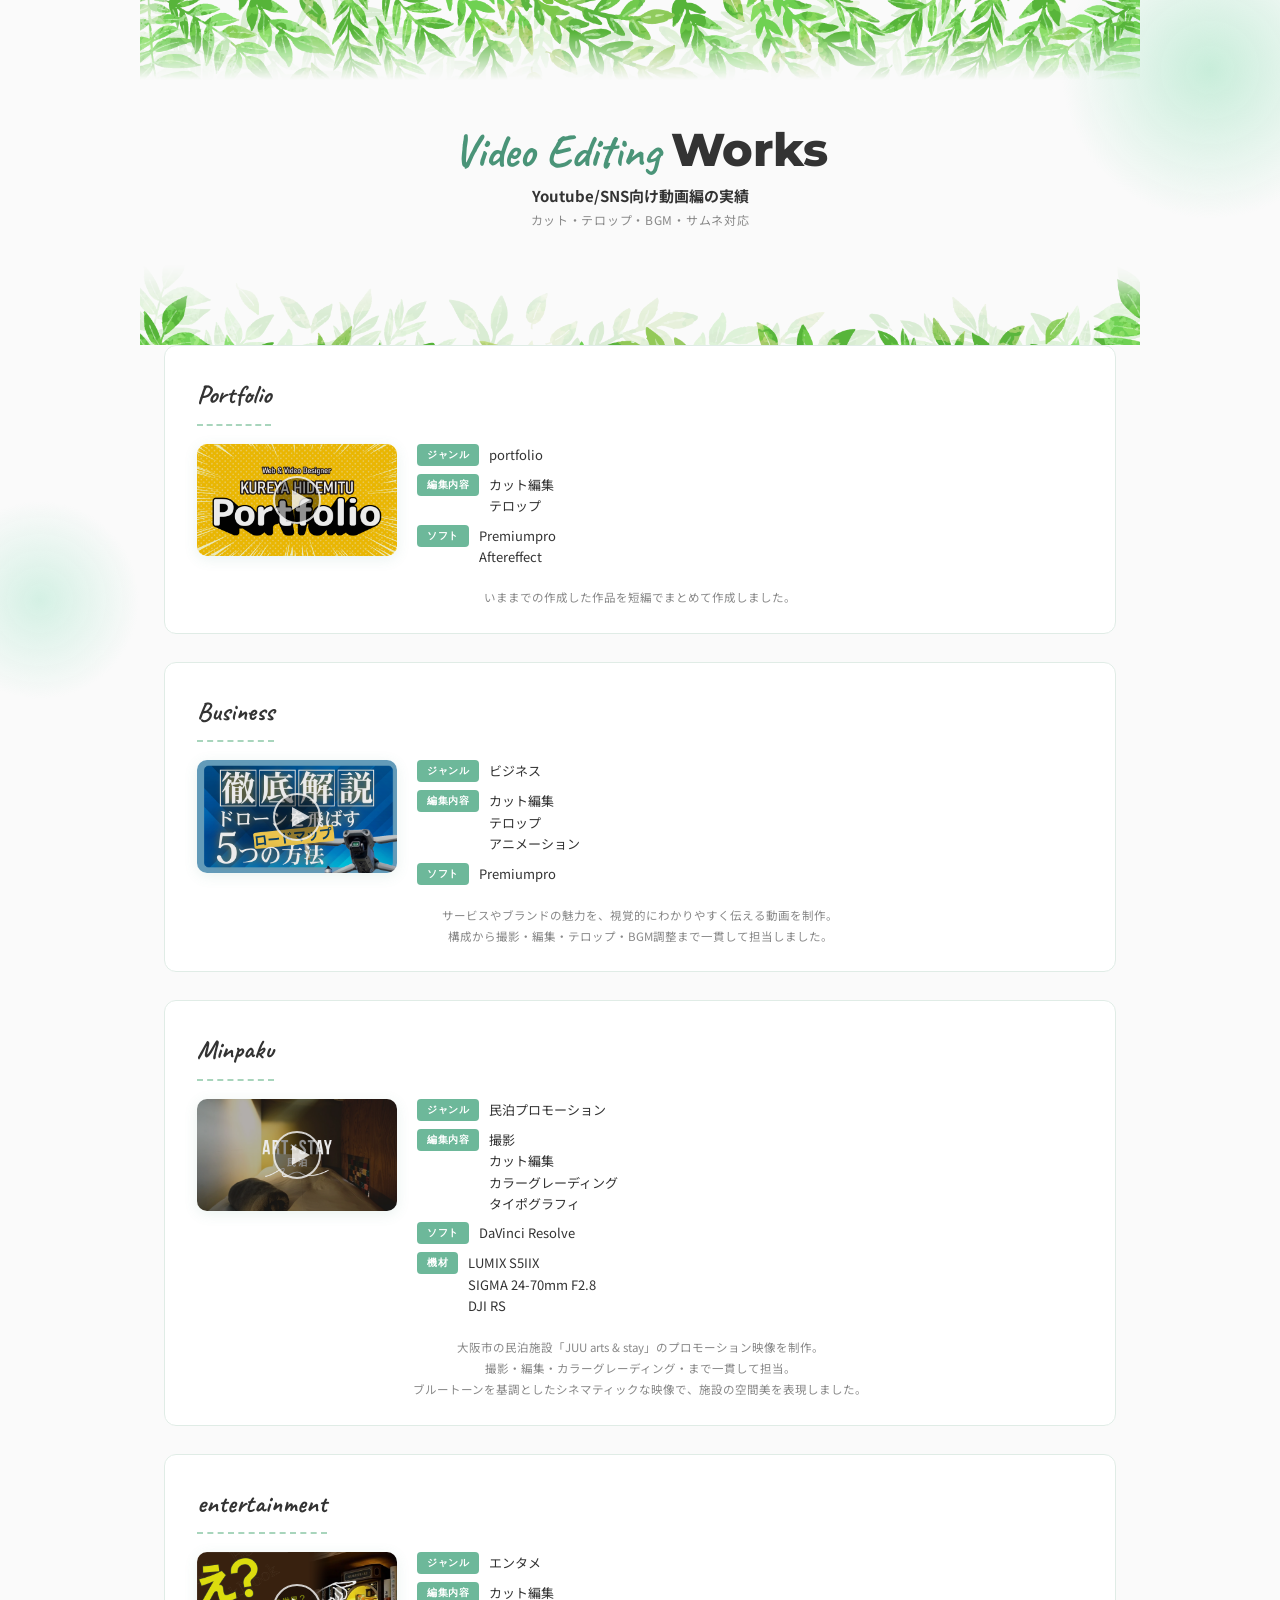
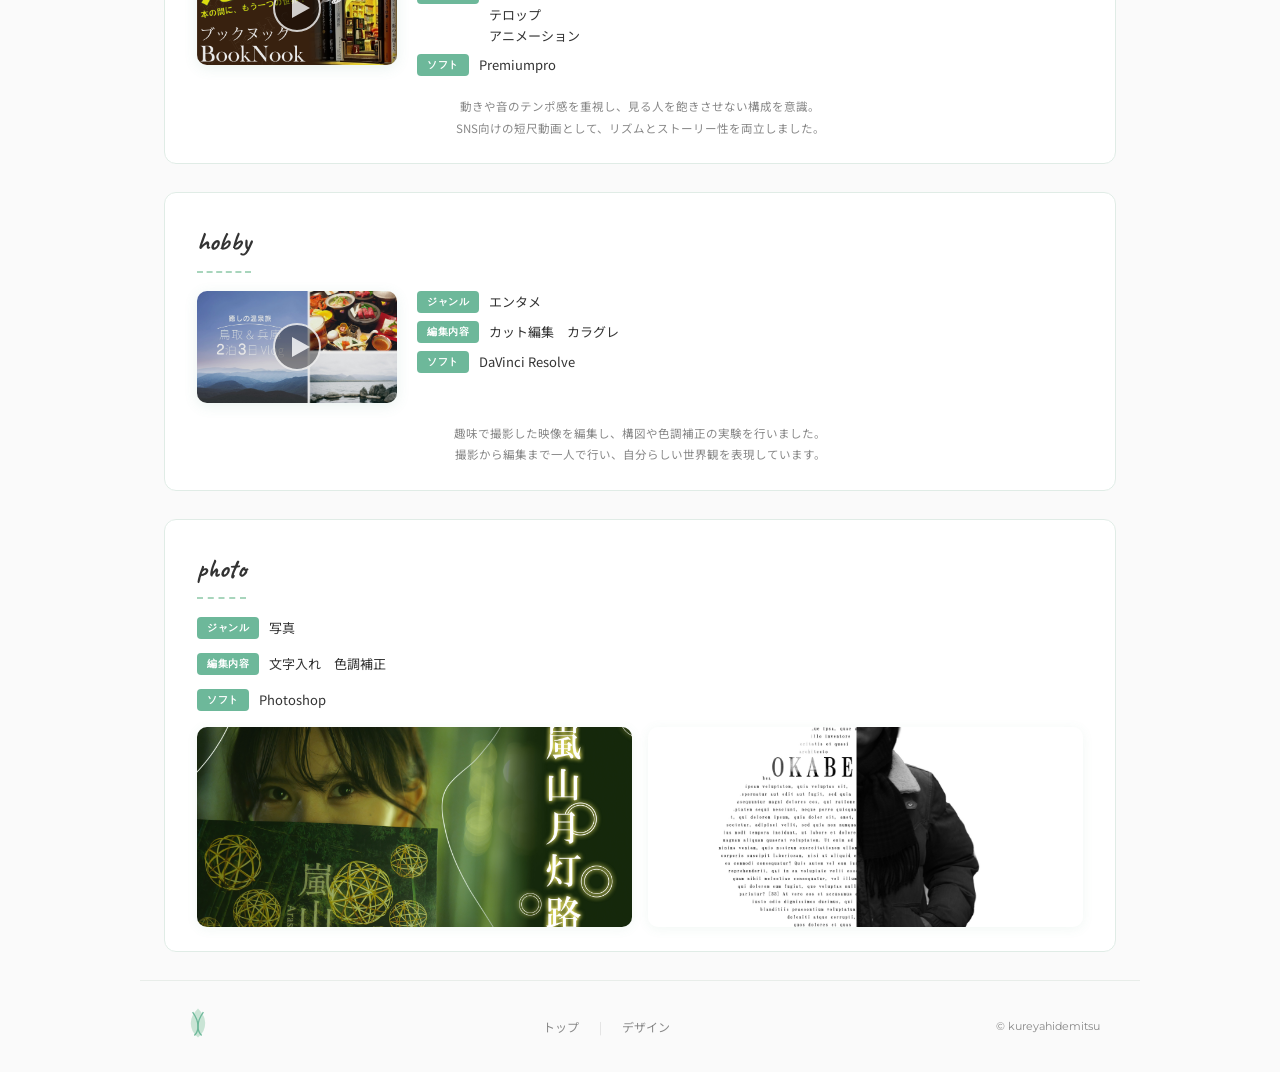
<file: video/video-works.html>
<!DOCTYPE html>
<html lang="ja">
<head>
  <meta charset="UTF-8">
  <meta name="viewport" content="width=device-width, initial-scale=1.0">
  <title>Video Editing Works | kureyahidemitsu</title>
  <link rel="preconnect" href="https://fonts.googleapis.com">
  <link href="https://fonts.googleapis.com/css2?family=Montserrat:wght@400;600;700;800&family=Noto+Sans+JP:wght@400;500;700&family=Caveat:wght@500;700&display=swap" rel="stylesheet">
  <link rel="stylesheet" href="video-works.css">
</head>
<body>

  <div class="deco-circle deco-1"></div>
  <div class="deco-circle deco-2"></div>

  <!-- HERO -->
  <section class="page-hero">
    <div class="leaf-top"><img src="image/25232894.png" alt=""></div>
    <div class="hero-inner">
      <h1 class="page-hero-title">
        <span class="script">Video Editing </span><span class="bold">Works</span>
      </h1>
      <p class="page-hero-sub">Youtube/SNS向け動画編の実績</p>
      <p class="page-hero-tags">カット・テロップ・BGM・サムネ対応</p>
    </div>
    <div class="leaf-bottom"><img src="image/25232894.png" alt=""></div>
  </section>

  <!-- ════ PORTFOLIO ════ -->
  <div class="section-card">
    <div class="section-title">Portfolio</div>
    <div class="work-row">
      <!-- ▼ サムネクリックで動画再生 data-youtube="YouTube動画ID" -->
      <!-- ▼ サムネクリックでYouTubeを開く -->
      <div class="work-thumb video-trigger" data-url="https://www.youtube.com/watch?v=vGlNujuPwV0">
        <img src="image/portfolio.jpg" alt="ポートフォリオ サムネイル">
        <div class="play-btn">
          <svg viewBox="0 0 48 48"><circle cx="24" cy="24" r="23" fill="rgba(0,0,0,0.45)" stroke="#fff" stroke-width="2"/><polygon points="19,14 37,24 19,34" fill="#fff"/></svg>
        </div>
      </div>
      <div class="work-meta">
        <div class="meta-row"><span class="meta-label">ジャンル</span><span class="meta-value">portfolio</span></div>
        <div class="meta-row"><span class="meta-label">編集内容</span><span class="meta-value">カット編集<br>テロップ</span></div>
        <div class="meta-row"><span class="meta-label">ソフト</span><span class="meta-value">Premiumpro<br>Aftereffect</span></div>
      </div>
    </div>
    <p class="work-desc">いままでの作成した作品を短編でまとめて作成しました。</p>
  </div>

  <!-- ════ BUSINESS ════ -->
  <div class="section-card">
    <div class="section-title">Business</div>
    <div class="work-row">
      <!-- ▼ ビジネス動画 -->
      <div class="work-thumb video-trigger" data-url="https://youtu.be/aeUay1ZY0lA">
        <img src="image/drone thumbnail.png" alt="ドローン解説 サムネイル">
        <div class="play-btn">
          <svg viewBox="0 0 48 48"><circle cx="24" cy="24" r="23" fill="rgba(0,0,0,0.45)" stroke="#fff" stroke-width="2"/><polygon points="19,14 37,24 19,34" fill="#fff"/></svg>
        </div>
      </div>
      <div class="work-meta">
        <div class="meta-row"><span class="meta-label">ジャンル</span><span class="meta-value">ビジネス</span></div>
        <div class="meta-row"><span class="meta-label">編集内容</span><span class="meta-value">カット編集<br>テロップ<br>アニメーション</span></div>
        <div class="meta-row"><span class="meta-label">ソフト</span><span class="meta-value">Premiumpro</span></div>
      </div>
    </div>
    <p class="work-desc">サービスやブランドの魅力を、視覚的にわかりやすく伝える動画を制作。<br>構成から撮影・編集・テロップ・BGM調整まで一貫して担当しました。</p>
  </div>
  <!-- ════ MINPAKU / 民泊 ════ -->
  <div class="section-card">
    <div class="section-title">Minpaku</div>
    <div class="work-row">
      <!-- ▼ 民泊プロモーション動画 -->
      <div class="work-thumb video-trigger" data-url="https://youtube.com/shorts/IhFeCScxp2U">
        <img src="image/juu-minpaku.png" alt="民泊JUU サムネイル">
        <div class="play-btn">
          <svg viewBox="0 0 48 48"><circle cx="24" cy="24" r="23" fill="rgba(0,0,0,0.45)" stroke="#fff" stroke-width="2"/><polygon points="19,14 37,24 19,34" fill="#fff"/></svg>
        </div>
      </div>
      <div class="work-meta">
        <div class="meta-row"><span class="meta-label">ジャンル</span><span class="meta-value">民泊プロモーション</span></div>
        <div class="meta-row"><span class="meta-label">編集内容</span><span class="meta-value">撮影<br>カット編集<br>カラーグレーディング<br>タイポグラフィ</span></div>
        <div class="meta-row"><span class="meta-label">ソフト</span><span class="meta-value">DaVinci Resolve</span></div>
        <div class="meta-row"><span class="meta-label">機材</span><span class="meta-value">LUMIX S5IIX<br>SIGMA 24-70mm F2.8<br>DJI RS</span></div>
      </div>
    </div>
    <p class="work-desc">大阪市の民泊施設「JUU arts & stay」のプロモーション映像を制作。
      <br>撮影・編集・カラーグレーディング・まで一貫して担当。<br>ブルートーンを基調としたシネマティックな映像で、施設の空間美を表現しました。</p>
  </div>

  <!-- ════ ENTERTAINMENT ════ -->
  <div class="section-card">
    <div class="section-title">entertainment</div>
    <div class="work-row">
      <!-- ▼ エンタメ動画 -->
      <div class="work-thumb video-trigger" data-url="https://youtu.be/I8lFIsGjwpg">
        <img src="image/BookNook.png" alt="エンタメ サムネイル">
        <div class="play-btn">
          <svg viewBox="0 0 48 48"><circle cx="24" cy="24" r="23" fill="rgba(0,0,0,0.45)" stroke="#fff" stroke-width="2"/><polygon points="19,14 37,24 19,34" fill="#fff"/></svg>
        </div>
      </div>
      <div class="work-meta">
        <div class="meta-row"><span class="meta-label">ジャンル</span><span class="meta-value">エンタメ</span></div>
        <div class="meta-row"><span class="meta-label">編集内容</span><span class="meta-value">カット編集<br>テロップ<br>アニメーション</span></div>
        <div class="meta-row"><span class="meta-label">ソフト</span><span class="meta-value">Premiumpro</span></div>
      </div>
    </div>
    <p class="work-desc">動きや音のテンポ感を重視し、見る人を飽きさせない構成を意識。<br>SNS向けの短尺動画として、リズムとストーリー性を両立しました。</p>
  </div>

  <!-- ════ HOBBY（動画URLなし → play-btnなし） ════ -->
  <div class="section-card">
    <div class="section-title">hobby</div>
    <div class="work-row">
      <div class="work-thumb video-trigger" data-url="https://www.youtube.com/watch?v=djldzQKYOsw">
        <img src="image/Tottori Sand Dunes.jpeg" alt="旅行 サムネイル">
        <div class="play-btn">
          <svg viewBox="0 0 48 48"><circle cx="24" cy="24" r="23" fill="rgba(0,0,0,0.45)" stroke="#fff" stroke-width="2"/><polygon points="19,14 37,24 19,34" fill="#fff"/></svg>
        </div>
      </div>
      <div class="work-meta">
        <div class="meta-row"><span class="meta-label">ジャンル</span><span class="meta-value">エンタメ</span></div>
        <div class="meta-row"><span class="meta-label">編集内容</span><span class="meta-value">カット編集　カラグレ</span></div>
        <div class="meta-row"><span class="meta-label">ソフト</span><span class="meta-value">DaVinci Resolve</span></div>
      </div>
    </div>
    <p class="work-desc">趣味で撮影した映像を編集し、構図や色調補正の実験を行いました。<br>撮影から編集まで一人で行い、自分らしい世界観を表現しています。</p>
  </div>

  <!-- ════ PHOTO ════ -->
  <div class="section-card">
    <div class="section-title">photo</div>
    <div class="work-meta" style="margin-bottom:12px;">
      <div class="meta-row"><span class="meta-label">ジャンル</span><span class="meta-value">写真</span></div>
      <div class="meta-row" style="margin-top:6px;"><span class="meta-label">編集内容</span><span class="meta-value">文字入れ　色調補正</span></div>
      <div class="meta-row" style="margin-top:6px;"><span class="meta-label">ソフト</span><span class="meta-value">Photoshop</span></div>
    </div>
    <div class="photo-grid">
      <div class="photo-item"><img src="image/P1000456.jpg" alt="写真1"></div>
      <div class="photo-item"><img src="image/Okabe.jpg" alt="写真2"></div>
    </div>
  </div>

  <!-- FOOTER -->
  <footer class="footer-nav">
    <div class="footer-logo-placeholder">
      <svg viewBox="0 0 40 40" fill="none" xmlns="http://www.w3.org/2000/svg">
        <path d="M20 4 Q28 12 28 20 Q28 30 20 36 Q12 30 12 20 Q12 12 20 4Z" fill="#a8d5bc" opacity=".6"/>
        <path d="M14 8 Q20 16 20 24 Q20 30 16 34" stroke="#6db89a" stroke-width="1.5" fill="none"/>
        <path d="M26 8 Q20 16 20 24 Q20 30 24 34" stroke="#6db89a" stroke-width="1.5" fill="none"/>
      </svg>
    </div>
    <div class="footer-links">
      <a href="../index.html" class="footer-link">トップ</a>
      <span class="footer-link-sep">|</span>
      <a href="../DigitalDesign/index_design.html" class="footer-link">デザイン</a>
    </div>
    <span class="footer-copy">&copy; kureyahidemitsu</span>
  </footer>

  <script>
    // サムネクリック → YouTubeを新しいタブで開く
    document.querySelectorAll('.video-trigger').forEach(function(el) {
      el.addEventListener('click', function() {
        window.open(this.getAttribute('data-url'), '_blank');
      });
    });
  </script>

</body>
</html>
</file>
<file: stylesheet.css>
*, *::before, *::after { box-sizing: border-box; margin: 0; padding: 0; }
:root {
  --green: #6db89a;
  --green-light: #a8d5bc;
  --green-dark: #4a9478;
  --green-pale: #e8f5ef;
  --yellow: #f5c842;
  --text-dark: #333;
  --text-mid: #555;
  --text-light: #888;
  --white: #fff;
  --bg: #f5f0ed;
  --radius: 12px;
}
html { scroll-behavior: smooth; background: #e8e4e0; }
body {
  font-family: 'Noto Sans JP', sans-serif;
  background: #f5f0ed url('02_Assets/Picture/Web\ 1920\ –\ 4@2x.jpg') top center / 100% no-repeat;
  color: var(--text-dark);
  line-height: 1.6;
  max-width: 1000px;
  margin: 0 auto;
  overflow-x: hidden;
  position: relative;
}

/* ================================================
   HERO
   ================================================ */
.hero {
  padding: clamp(24px, 6vw, 48px) clamp(16px, 4vw, 40px) clamp(20px, 4vw, 36px);
  display: flex;
  gap: clamp(12px, 3vw, 28px);
  align-items: flex-start;
  position: relative;
}
.hero-avatars {
  display: flex;
  flex-direction: column;
  flex-shrink: 0;
  position: relative;
}
.avatar-photo {
  width: clamp(100px, 28vw, 210px);
  height: clamp(100px, 28vw, 210px);
  border-radius: 50%;
  overflow: hidden;
  border: clamp(3px, 0.8vw, 5px) solid var(--green-light);
}
.avatar-photo img {
  width: 100%;
  height: 100%;
  object-fit: cover;
}
.avatar-illust {
  width: clamp(55px, 16vw, 120px);
  height: clamp(55px, 16vw, 120px);
  border-radius: 50%;
  overflow: hidden;
  border: clamp(2px, 0.5vw, 4px) solid var(--green);
  position: absolute;
  bottom: clamp(-10px, -2vw, -5px);
  right: clamp(-20px, -5vw, -30px);
  top:142px
}
.avatar-illust img {
  width: 100%;
  height: 100%;
  object-fit: cover;
}

.hero-content {
  flex: 1;
  padding-top: clamp(20px, 5vw, 50px);
  min-width: 0;
  padding-top: 110px;
}
.hero-role {
  font-family: 'Montserrat', sans-serif;
  font-size: clamp(10px, 2.4vw, 13px);
  font-weight: 600;
  color: var(--text-light);
  letter-spacing: .1em;
  margin-bottom: clamp(4px, 1.2vw, 10px);
}
.hero-desc {
  font-size: clamp(9px, 2.2vw, 13px);
  color: var(--text-mid);
  line-height: 1.8;
  margin-bottom: clamp(10px, 2.5vw, 18px);
  word-break: break-word;
}
.hero-name-jp {
  font-size: clamp(20px, 5.5vw, 32px);
  font-weight: 700;
  letter-spacing: .08em;
  line-height: 1.2;
}
.hero-name-en {
  font-family: 'Montserrat', sans-serif;
  font-size: clamp(9px, 2.2vw, 12px);
  font-weight: 600;
  letter-spacing: .2em;
  color: var(--text-light);
  margin-bottom: clamp(12px, 3vw, 20px);
}
.hero-actions {
  display: flex;
  align-items: center;
  justify-content: flex-end;
  gap: clamp(12px, 3vw, 20px);
  flex-wrap: wrap;
  margin: 66px 110px -1px 0px;
}
.btn-contact {
  font-family: 'Montserrat', sans-serif;
  font-size: clamp(11px, 2.6vw, 14px);
  font-weight: 700;
  letter-spacing: .1em;
  color: var(--white);
  background: var(--green);
  border: none;
  border-radius: 24px;
  padding: clamp(8px, 2vw, 12px) clamp(20px, 5vw, 32px);
  cursor: pointer;
  transition: background .2s, transform .15s;
  text-decoration: none;
  display: inline-block;
}
.btn-contact:hover {
  background: var(--green-dark);
  transform: translateY(-2px);
}
.hero-links {
  display: flex;
  gap: clamp(10px, 3vw, 20px);
  align-items: center;
  flex-wrap: wrap;
  margin-left: -174px;
  margin-top: -15px;
}
.hero-link {
  display: flex;
  align-items: center;
  gap: clamp(3px, 0.8vw, 6px);
  font-size: clamp(10px, 2.4vw, 13px);
  color: var(--text-mid);
  text-decoration: none;
  transition: color .2s;
}
.hero-link:hover { color: var(--green-dark); }
.hero-link svg {
  width: clamp(14px, 3.5vw, 20px);
  height: clamp(14px, 3.5vw, 20px);
  flex-shrink: 0;
}

/* スマホ用ヒーローバナー — PCでは非表示 */
.hero-banner-sp {
  display: none;
}

/* ================================================
   SECTION LABEL
   ================================================ */
.section-label {
  display: inline-flex;
  align-items: center;
  font-family: 'Montserrat', sans-serif;
  font-size: clamp(10px, 2.4vw, 12px);
  font-weight: 700;
  letter-spacing: .15em;
  color: var(--green-dark);
  background: var(--green-pale);
  border: 1.5px solid var(--green-light);
  border-radius: 20px;
  padding: clamp(3px, 0.8vw, 5px) clamp(12px, 3vw, 18px);
  margin-bottom: clamp(14px, 3.5vw, 22px);
  text-transform: uppercase;
  white-space: nowrap;
}

/* ABOUT label with dashed line */
.section-label-line {
  display: flex;
  align-items: center;
  gap: clamp(8px, 2vw, 14px);
  margin-bottom: clamp(10px, 2.5vw, 18px);
}
.section-label-line .section-label {
  margin-bottom: 0;
  flex-shrink: 0;
}
.section-label-line::after {
  content: '';
  flex: 1;
  border-top: 1.5px dashed var(--green-light);
}

/* ================================================
   ABOUT
   ================================================ */
.about {
  margin: 0 clamp(10px, 3vw, 24px) clamp(18px, 4vw, 32px);
  background: var(--white);
  border-radius: var(--radius);
  padding: clamp(18px, 4.5vw, 30px) clamp(16px, 4vw, 32px);
  border: 1px solid #e0ece6;
  position: relative;
  z-index: 1;
}
.about-title {
  font-size: clamp(13px, 3.2vw, 17px);
  font-weight: 700;
  margin-bottom: clamp(14px, 3.5vw, 24px);
}
.about-pen {
  position: absolute;
  top: clamp(14px, 3.5vw, 22px);
  right: clamp(14px, 3.5vw, 24px);
  opacity: .25;
  width: clamp(20px, 5vw, 28px);
  height: clamp(20px, 5vw, 28px);
}
.about-cards {
  display: grid;
  grid-template-columns: repeat(3, 1fr);
  gap: clamp(8px, 2.5vw, 18px);
}
.about-card {
  display: flex;
  flex-direction: column;
  gap: clamp(4px, 1.2vw, 8px);
}
.about-card-img {
  width: 100%;
  height: clamp(55px, 16vw, 100px);
  border-radius: 8px;
  overflow: hidden;
}
.about-card-img img {
  width: 100%;
  height: 100%;
  object-fit: cover;
}
.about-card-name {
  font-size: clamp(11px, 2.8vw, 15px);
  font-weight: 700;
}
.about-card-tags {
  font-size: clamp(8px, 2vw, 11px);
  color: var(--text-light);
  line-height: 1.6;
}

/* ================================================
   SKILLS
   ================================================ */
.skills {
  margin: 0 clamp(10px, 3vw, 24px) clamp(18px, 4vw, 32px);
  background: var(--white);
  border-radius: var(--radius);
  padding: clamp(18px, 4.5vw, 30px) clamp(16px, 4vw, 32px);
  border: 1px solid #e0ece6;
  position: relative;
  z-index: 1;
}
.skills-grid {
  display: grid;
  grid-template-columns: 1fr 1fr;
  gap: 0;
}
.skill-item {
  padding: clamp(8px, 2vw, 14px) 0;
  border-bottom: 1px solid #f0f0f0;
}
.skill-item:nth-child(odd) {
  padding-right: clamp(8px, 2.5vw, 24px);
  border-right: 1px solid #f0f0f0;
}
.skill-item:nth-child(even) {
  padding-left: clamp(8px, 2.5vw, 24px);
}
.skill-item:nth-last-child(-n+2) {
  border-bottom: none;
}
.skill-name {
  font-family: 'Montserrat', sans-serif;
  font-size: clamp(11px, 2.8vw, 14px);
  font-weight: 700;
  display: flex;
  align-items: center;
  gap: clamp(4px, 1.2vw, 8px);
  margin-bottom: 2px;
  flex-wrap: wrap;
}
.stars {
  display: inline-flex;
  gap: 1px;
}
.star {
  width: clamp(10px, 2.6vw, 14px);
  height: clamp(10px, 2.6vw, 14px);
  fill: var(--yellow);
}
.star.empty { fill: #ddd; }
.skill-desc {
  font-size: clamp(9px, 2.2vw, 12px);
  color: var(--text-light);
  line-height: 1.6;
  padding-left: 2px;
}

/* ================================================
   HOBBY
   ================================================ */
.hobby {
  margin: 0 clamp(10px, 3vw, 24px) clamp(18px, 4vw, 32px);
  background: var(--white);
  border-radius: var(--radius);
  padding: clamp(18px, 4.5vw, 30px) clamp(16px, 4vw, 32px);
  border: 1px solid #e0ece6;
  position: relative;
  z-index: 1;
}
/* Decorative dots on the left edge */

.hobby-deco::before,
.hobby-deco::after {
  content: '';
  width: clamp(6px, 1.5vw, 10px);
  height: clamp(6px, 1.5vw, 10px);
  border-radius: 50%;
  background: var(--green-light);
  opacity: 0.5;
}
.hobby-title {
  font-size: clamp(12px, 2.8vw, 15px);
  color: var(--text-light);
  margin-bottom: clamp(12px, 3vw, 20px);
}
.hobby-cards {
  display: grid;
  grid-template-columns: repeat(2, 1fr);
  gap: clamp(10px, 3vw, 22px);
}
.hobby-card {
  display: flex;
  flex-direction: column;
  gap: clamp(5px, 1.5vw, 10px);
}
.hobby-card-img {
  width: 100%;
  height: clamp(80px, 22vw, 150px);
  border-radius: 10px;
  overflow: hidden;
}
.hobby-card-img img {
  width: 100%;
  height: 100%;
  object-fit: cover;
}
.hobby-card-name {
  font-size: clamp(11px, 2.8vw, 15px);
  font-weight: 700;
}
.hobby-card-desc {
  font-size: clamp(8px, 2vw, 11px);
  color: var(--text-light);
  line-height: 1.7;
}
.hobby-card-tool {
  font-size: clamp(8px, 1.8vw, 11px);
  color: var(--green-dark);
  font-style: italic;
}

/* ================================================
   WORKS
   ================================================ */
.works-section {
  margin: 0 clamp(10px, 3vw, 24px) clamp(18px, 4vw, 32px);
  position: relative;
  z-index: 1;
}
.works-block {
  margin-bottom: clamp(18px, 4vw, 32px);
}
.works-block:last-child {
  margin-bottom: 0;
}
.works-block .section-label {
  margin-bottom: clamp(10px, 2.5vw, 16px);
}
.video-banner {
  border-radius: var(--radius);
  overflow: hidden;
}
.video-banner img {
  width: 100%;
  display: block;
}
.design-banner {
  border-radius: var(--radius);
  overflow: hidden;
  border: 1px solid #e0ece6;
  background: var(--white);
}
.design-banner img {
  width: 100%;
  display: block;
}
.works-footer {
  padding: clamp(10px, 2.5vw, 18px) 0;
  text-align: center;
}
.btn-view-more {
  font-family: 'Montserrat', sans-serif;
  font-size: clamp(10px, 2.4vw, 12px);
  font-weight: 700;
  letter-spacing: .15em;
  color: var(--green-dark);
  background: var(--white);
  border: 1.5px solid var(--green-dark);
  border-radius: 20px;
  padding: clamp(6px, 1.5vw, 10px) clamp(18px, 5vw, 32px);
  cursor: pointer;
  transition: all .2s;
  text-decoration: none;
  display: inline-block;
}
.btn-view-more:hover {
  background: var(--green-dark);
  color: var(--white);
  transform: translateY(-1px);
}

/* ================================================
   FOOTER
   ================================================ */
.footer-nav {
  padding: clamp(14px, 3.5vw, 24px) clamp(16px, 4vw, 40px);
  display: flex;
  justify-content: space-between;
  align-items: center;
  border-top: 1px solid #e0d8d2;
  gap: clamp(8px, 2vw, 16px);
  position: relative;
  z-index: 1;
}
.footer-logo-wrap {
  flex-shrink: 0;
}
.footer-logo {
  width: clamp(30px, 8vw, 60px);
  height: auto;
  display: block;
}
.footer-links-wrap {
  display: flex;
  gap: clamp(4px, 1.2vw, 8px);
  align-items: center;
  flex-shrink: 0;
}
.footer-link {
  font-size: clamp(9px, 2.2vw, 12px);
  color: var(--text-light);
  text-decoration: none;
  transition: color .2s;
  white-space: nowrap;
}
.footer-link:hover { color: var(--green-dark); }
.footer-link-sep {
  font-size: clamp(9px, 2.2vw, 12px);
  color: #ddd;
}
.footer-copy {
  font-family: 'Montserrat', sans-serif;
  font-size: clamp(8px, 2vw, 11px);
  color: var(--text-light);
  white-space: nowrap;
}

/* ================================================
   HAMBURGER MENU
   ================================================ */
.hamburger-nav {
  position: fixed;
  top: 0;
  right: 0;
  z-index: 1000;
}
.hamburger-btn {
  position: fixed;
  top: clamp(12px, 3vw, 20px);
  right: clamp(12px, 3vw, 20px);
  width: clamp(40px, 10vw, 50px);
  height: clamp(40px, 10vw, 50px);
  background: var(--white);
  border: 1.5px solid var(--green-light);
  border-radius: 50%;
  cursor: pointer;
  display: flex;
  flex-direction: column;
  align-items: center;
  justify-content: center;
  gap: 5px;
  padding: 0;
  transition: box-shadow .2s, transform .2s;
  box-shadow: 0 2px 8px rgba(0,0,0,0.08);
  z-index: 1001;
}
.hamburger-btn:hover {
  box-shadow: 0 4px 16px rgba(109,184,154,0.25);
  transform: scale(1.05);
}
.hamburger-line {
  display: block;
  width: 18px;
  height: 2px;
  background: var(--green-dark);
  border-radius: 2px;
  transition: all .3s;
}

/* Overlay */
.menu-overlay {
  position: fixed;
  top: 0;
  left: 0;
  width: 100%;
  height: 100%;
  background: rgba(0,0,0,0);
  pointer-events: none;
  transition: background .3s;
  z-index: 999;
}
.menu-overlay.active {
  background: rgba(0,0,0,0.3);
  pointer-events: auto;
}

/* Slide-in panel */
.menu-panel {
  position: absolute;
  top: 0;
  right: 0;
  width: clamp(240px, 65vw, 320px);
  height: 100%;
  background: var(--white);
  transform: translateX(100%);
  transition: transform .35s cubic-bezier(0.4, 0, 0.2, 1);
  padding: clamp(60px, 15vw, 80px) clamp(24px, 6vw, 40px) clamp(24px, 6vw, 40px);
  display: flex;
  flex-direction: column;
  box-shadow: -4px 0 20px rgba(0,0,0,0.1);
}
.menu-overlay.active .menu-panel {
  transform: translateX(0);
}

/* Close button */
.menu-close {
  position: absolute;
  top: clamp(12px, 3vw, 20px);
  right: clamp(12px, 3vw, 20px);
  width: 40px;
  height: 40px;
  background: none;
  border: none;
  font-size: 28px;
  color: var(--text-light);
  cursor: pointer;
  display: flex;
  align-items: center;
  justify-content: center;
  border-radius: 50%;
  transition: color .2s, background .2s;
}
.menu-close:hover {
  color: var(--green-dark);
  background: var(--green-pale);
}

/* Menu list */
.menu-list {
  list-style: none;
  display: flex;
  flex-direction: column;
  gap: 0;
  flex: 1;
}
.menu-list li {
  border-bottom: 1px solid #f0ece8;
}
.menu-list li:last-child {
  border-bottom: none;
}
.menu-item {
  display: block;
  padding: clamp(14px, 3.5vw, 18px) 0;
  font-family: 'Montserrat', sans-serif;
  font-size: clamp(13px, 3.2vw, 15px);
  font-weight: 600;
  letter-spacing: .1em;
  color: var(--text-dark);
  text-decoration: none;
  transition: color .2s, padding-left .2s;
}
.menu-item:hover {
  color: var(--green-dark);
  padding-left: 8px;
}
.menu-item.menu-contact {
  color: var(--white);
  background: var(--green);
  border-radius: 24px;
  text-align: center;
  padding: clamp(10px, 2.5vw, 14px) 0;
  margin-top: clamp(8px, 2vw, 16px);
  transition: background .2s;
}
.menu-item.menu-contact:hover {
  background: var(--green-dark);
  padding-left: 0;
}

/* Menu footer links */
.menu-footer-links {
  display: flex;
  gap: clamp(12px, 3vw, 20px);
  padding-top: clamp(16px, 4vw, 24px);
  border-top: 1px solid #f0ece8;
  margin-top: auto;
}
.menu-footer-links a {
  font-size: clamp(10px, 2.4vw, 12px);
  color: var(--text-light);
  text-decoration: none;
  transition: color .2s;
}
.menu-footer-links a:hover {
  color: var(--green-dark);
}

/* Skill icon — PCでは非表示、スマホで表示 */
.skill-icon {
  display: none;
  width: 40px;
  height: 40px;
  border-radius: 8px;
  object-fit: contain;
  flex-shrink: 0;
}
.skill-info {
  flex: 1;
  min-width: 0;
}

/* ================================================
   ANIMATIONS
   ================================================ */
@keyframes fadeUp {
  from { opacity: 0; transform: translateY(20px); }
  to   { opacity: 1; transform: translateY(0); }
}
.hero          { animation: fadeUp .6s ease both; }
.about         { animation: fadeUp .6s .1s ease both; }
.skills        { animation: fadeUp .6s .2s ease both; }
.hobby         { animation: fadeUp .6s .3s ease both; }
.works-section { animation: fadeUp .6s .4s ease both; }

/* ================================================
   RESPONSIVE — スマホ版 (640px以下)
   ================================================ */
@media (max-width: 640px) {

  /* --- 背景をスマホ用に切り替え --- */
  body {
    background-image: url('02_Assets/Picture/kanashi-YRgaOQkuhLE-unsplash.jpg');
  }

  /* --- HERO: 縦並び --- */
  .hero {
    flex-direction: column;
    align-items: center;
    text-align: center;
    padding: 0 0 24px;
    gap: 0;
  }

  /* --- ヒーローバナー（犬写真）表示 --- */
  .hero-banner-sp {
    display: block;
    width: 100%;
    height: 55vw;
    max-height: 280px;
    overflow: hidden;
    border-radius: 0 0 20px 20px;
  }
  .hero-banner-sp img {
    width: 100%;
    height: 100%;
    object-fit: cover;
    object-position: center 30%;
    display: none;
  }

  /* --- アバター: 丸写真非表示、イラストをバナー下に重ねる --- */
  .hero-avatars {
    margin-top: -95px;
    margin-bottom: 8px;
    align-self: flex-start;
    margin-left: 24px;
  }
  .avatar-photo {
    display: none;
  }
  .avatar-illust {
    position: relative !important;
    top: 90px !important;
    right: auto !important;
    bottom: auto !important;
    width: 90px;
    height: 90px;
    border-width: 3px;
    box-shadow: 0 2px 10px rgba(0,0,0,0.15);
  }

  .hero-content {
    padding: 50 20px !important;
  }
  .hero-role {
    font-size: 13px;
    margin-bottom: 8px;
  }
  .hero-desc {
    font-size: 14px;
    line-height: 1.8;
  }
  .hero-desc br { display: none; }
  .hero-name-jp {
    font-size: 28px;
    margin-top: 4px;
  }
  .hero-name-en {
    font-size: 11px;
    margin-bottom: 16px;
  }
  .hero-actions {
    justify-content: center !important;
    margin: 16px 0 12px !important;
  }
  .btn-contact {
    font-size: 15px;
    padding: 12px 40px;
  }
  .hero-links {
    justify-content: center;
    margin: 0 !important;
    gap: 20px;
  }
  .hero-link {
    font-size: 13px;
  }

  /* --- 全セクション余白 --- */
  .about, .skills, .hobby, .works-section {
    margin: 0 10px 20px;
    padding: 18px 14px;
  }

  /* --- ABOUT: 1列 --- */
  .about-cards {
    grid-template-columns: 1fr;
    gap: 16px;
  }
  .about-card-img {
    height: 140px;
  }

  /* --- SKILLS: 1列カード + アイコン表示 --- */
  .skills-grid {
    grid-template-columns: 1fr;
    gap: 0;
  }
  .skill-item {
    display: flex;
    align-items: center;
    gap: 14px;
    padding: 14px 12px !important;
    border-right: none !important;
    border-bottom: 1px solid #f0f0f0;
    background: var(--white);
    border-radius: 10px;
    margin-bottom: 8px;
    box-shadow: 0 1px 4px rgba(0,0,0,0.04);
  }
  .skill-item:last-child {
    margin-bottom: 0;
  }
  .skill-icon {
    display: block;
    width: 40px;
    height: 40px;
  }
  .skill-name {
    font-size: 14px;
    flex-wrap: nowrap;
  }
  .skill-desc {
    display: none;
  }
  .stars { gap: 2px; }
  .star { width: 14px; height: 14px; }

  /* --- HOBBY: 1列 --- */
  .hobby-cards {
    grid-template-columns: 1fr;
    gap: 18px;
  }
  .hobby-card-img {
    height: 160px;
  }

  /* --- WORKS --- */
  .works-block {
    margin-bottom: 20px;
  }

  /* --- FOOTER: 縦並び中央寄せ --- */
  .footer-nav {
    flex-direction: column;
    gap: 12px;
    text-align: center;
    padding: 20px 16px;
  }
  .footer-links-wrap {
    justify-content: center;
  }
}

/* ================================================
   極小画面 (430px未満はスクロール)
   ================================================ */
@media (max-width: 429px) {
  body {
    width: 100%;
  }
}
</file>
<file: contact/contact.css>
*, *::before, *::after { box-sizing: border-box; margin: 0; padding: 0; }
:root {
  --green: #6db89a;
  --green-light: #a8d5bc;
  --green-dark: #4a9478;
  --green-pale: #e8f5ef;
  --text-dark: #333;
  --text-mid: #555;
  --text-light: #888;
  --white: #fff;
  --radius: 14px;
}
html { scroll-behavior: smooth; }
body {
  font-family: 'Noto Sans JP', sans-serif;
  /* ▼ 背景画像パス — 自分の環境に合わせて変更してください */
  background: #f5f0ed url('image//Contact\ form\ background.png') top center / 100% no-repeat;
  color: var(--text-dark);
  line-height: 1.6;
  max-width: 900px;
  margin: 0 auto;
  min-height: 100vh;
}

/* ================================================
   ヘッダー
   ================================================ */
.contact-header {
  text-align: center;
  padding: clamp(40px, 10vw, 80px) 20px clamp(24px, 6vw, 40px);
}
.contact-title {
  font-family: 'Montserrat', sans-serif;
  font-size: clamp(32px, 8vw, 48px);
  font-weight: 800;
  letter-spacing: .08em;
  color: var(--text-dark);
  margin-bottom: 16px;
}
.contact-lead {
  font-size: clamp(12px, 3vw, 15px);
  color: var(--text-mid);
  line-height: 1.8;
}

/* ================================================
   フォームカード
   ================================================ */
.form-card {
  background: var(--white);
  border-radius: var(--radius);
  border: 1px solid #e0ece6;
  padding: clamp(24px, 6vw, 48px) clamp(20px, 5vw, 48px);
  margin: 0 clamp(12px, 3vw, 32px) clamp(24px, 6vw, 40px);
  box-shadow: 0 4px 24px rgba(74,148,120,.06);
}

/* ── 2列グリッド ── */
.form-grid {
  display: grid;
  grid-template-columns: 1fr 1fr;
  gap: clamp(16px, 4vw, 28px) clamp(16px, 4vw, 32px);
  margin-bottom: clamp(16px, 4vw, 28px);
}

/* ── フォームグループ ── */
.form-group {
  display: flex;
  flex-direction: column;
  gap: 6px;
}
.form-group-full {
  margin-bottom: clamp(20px, 5vw, 32px);
}

/* ── ラベル ── */
.form-label {
  font-size: clamp(12px, 3vw, 14px);
  font-weight: 700;
  color: var(--text-dark);
  display: flex;
  align-items: center;
  gap: 8px;
}
.required {
  font-size: 10px;
  font-weight: 700;
  color: var(--white);
  background: #d9534f;
  border-radius: 3px;
  padding: 1px 8px;
  letter-spacing: .05em;
  line-height: 1.6;
}

/* ── 入力フィールド ── */
.form-input {
  width: 100%;
  padding: clamp(10px, 2.5vw, 14px) clamp(12px, 3vw, 16px);
  font-size: clamp(13px, 3.2vw, 15px);
  font-family: 'Noto Sans JP', sans-serif;
  color: var(--text-dark);
  background: var(--white);
  border: 1.5px solid #d0d8d4;
  border-radius: 8px;
  transition: border-color .2s, box-shadow .2s;
  outline: none;
}
.form-input::placeholder {
  color: #bbb;
}
.form-input:focus {
  border-color: var(--green);
  box-shadow: 0 0 0 3px rgba(109,184,154,.15);
}

/* ── テキストエリア ── */
.form-textarea {
  width: 100%;
  padding: clamp(10px, 2.5vw, 14px) clamp(12px, 3vw, 16px);
  font-size: clamp(13px, 3.2vw, 15px);
  font-family: 'Noto Sans JP', sans-serif;
  color: var(--text-dark);
  background: #f7f9f8;
  border: 1.5px solid #d0d8d4;
  border-radius: 8px;
  resize: vertical;
  min-height: 140px;
  transition: border-color .2s, box-shadow .2s;
  outline: none;
}
.form-textarea::placeholder {
  color: #bbb;
}
.form-textarea:focus {
  border-color: var(--green);
  box-shadow: 0 0 0 3px rgba(109,184,154,.15);
  background: var(--white);
}

/* ================================================
   プライバシーポリシー
   ================================================ */
.privacy-box {
  background: #f2f2f0;
  border-radius: 8px;
  padding: clamp(16px, 4vw, 24px);
  margin-bottom: clamp(16px, 4vw, 24px);
  text-align: center;
}
.privacy-box p {
  font-size: clamp(11px, 2.6vw, 13px);
  color: var(--text-mid);
  line-height: 1.8;
}

/* ================================================
   同意チェック
   ================================================ */
.agree-check {
  display: flex;
  align-items: center;
  gap: 10px;
  cursor: pointer;
  margin-bottom: clamp(20px, 5vw, 32px);
  padding-left: 4px;
}
.agree-checkbox {
  width: 22px;
  height: 22px;
  border: 2px solid #c0c8c4;
  border-radius: 4px;
  cursor: pointer;
  accent-color: var(--green);
  flex-shrink: 0;
}
.agree-text {
  font-size: clamp(13px, 3.2vw, 15px);
  font-weight: 500;
  color: var(--text-dark);
}

/* ================================================
   送信ボタン
   ================================================ */
.submit-wrap {
  text-align: center;
}
.btn-submit {
  font-family: 'Noto Sans JP', sans-serif;
  font-size: clamp(15px, 3.8vw, 18px);
  font-weight: 700;
  letter-spacing: .1em;
  color: var(--white);
  background: var(--green);
  border: none;
  border-radius: 32px;
  padding: clamp(12px, 3vw, 16px) clamp(48px, 12vw, 80px);
  cursor: pointer;
  transition: background .2s, transform .15s, box-shadow .2s;
  box-shadow: 0 4px 16px rgba(74,148,120,.2);
}
.btn-submit:hover {
  background: var(--green-dark);
  transform: translateY(-2px);
  box-shadow: 0 6px 24px rgba(74,148,120,.3);
}
.btn-submit:active {
  transform: translateY(0);
}

/* ================================================
   フッター
   ================================================ */
.contact-footer {
  text-align: center;
  padding: 24px 20px 32px;
}
.footer-copy {
  font-family: 'Montserrat', sans-serif;
  font-size: 11px;
  color: var(--text-light);
}

/* ================================================
   アニメーション
   ================================================ */
@keyframes fadeUp {
  from { opacity: 0; transform: translateY(20px); }
  to   { opacity: 1; transform: translateY(0); }
}
.contact-header { animation: fadeUp .6s ease both; }
.form-card       { animation: fadeUp .6s .15s ease both; }

/* ================================================
   レスポンシブ（640px以下）
   ================================================ */
@media (max-width: 640px) {
  .form-grid {
    grid-template-columns: 1fr;
  }
  .contact-header {
    padding: 32px 16px 20px;
  }
  .form-card {
    margin: 0 10px 24px;
    padding: 20px 16px;
  }
}
</file>
<file: DigitalDesign/style.css>
*, *::before, *::after { box-sizing: border-box; margin: 0; padding: 0; }
:root {
  --green: #6db89a; --green-light: #a8d5bc; --green-dark: #4a9478;
  --green-pale: #e8f5ef; --yellow: #f5c842; --text-dark: #333;
  --text-mid: #555; --text-light: #888; --white: #fff; --bg: #fafafa; --radius: 12px;
}
html { scroll-behavior: smooth; }
body {
  font-family: 'Noto Sans JP', sans-serif;
  background: var(--bg); color: var(--text-dark);
  line-height: 1.6; max-width: 1000px; margin: 0 auto;
  overflow-x: hidden;
}

/* ── DECORATIVE ── */
.deco-circle { position: fixed; border-radius: 50%; pointer-events: none; z-index: -1; }
.deco-1 { width: 300px; height: 300px; background: radial-gradient(circle, #c8edda 0%, transparent 70%); top: -80px; right: -80px; }
.deco-2 { width: 200px; height: 200px; background: radial-gradient(circle, #d4f0e4 0%, transparent 70%); bottom: 200px; left: -60px; }

/* ── LEAF HEADER — removed, using leaf-top/leaf-bottom now ── */

/* ── PAGE HERO ── */
.page-hero {
  text-align: center;
  position: relative;
  padding: 0;
  animation: fadeUp .6s ease both;
  overflow: hidden;
}
.hero-inner {
  padding: 40px 40px 36px;
}

/* 葉っぱフレーム — 上部 */
.leaf-top {
  width: 100%;
  height: 80px;
  overflow: hidden;
  pointer-events: none;
  -webkit-mask-image: linear-gradient(to bottom, black 40%, transparent 100%);
  mask-image: linear-gradient(to bottom, black 40%, transparent 100%);
}
.leaf-top img {
  width: 100%;
  display: block;
  object-fit: cover;
  object-position: top;
  height: 160px;
}

/* 葉っぱフレーム — 下部 */
.leaf-bottom {
  width: 100%;
  height: 80px;
  overflow: hidden;
  pointer-events: none;
  -webkit-mask-image: linear-gradient(to top, black 40%, transparent 100%);
  mask-image: linear-gradient(to top, black 40%, transparent 100%);
}
.leaf-bottom img {
  width: 100%;
  display: block;
  object-fit: cover;
  object-position: bottom;
  height: 160px;
}
.page-hero-title { font-size: 46px; line-height: 1.15; margin-bottom: 6px; }
.page-hero-title .script {
  font-family: 'Caveat', cursive; font-weight: 700; color: var(--green-dark);
}
.page-hero-title .bold {
  font-family: 'Montserrat', sans-serif; font-weight: 800; color: var(--text-dark);
}
.page-hero-sub { font-size: 16px; font-weight: 700; color: var(--text-dark); margin-bottom: 4px; }
.page-hero-desc { font-size: 12px; color: var(--text-light); line-height: 1.8; }

/* ── TAB NAV ── */
.tab-nav {
  display: flex; gap: 0; margin: 0 24px 28px;
  border-bottom: 2px solid var(--green-light);
}
.tab-btn {
  flex: 1; padding: 10px 8px; text-align: center;
  font-size: 13px; font-weight: 700; cursor: pointer;
  background: var(--white); color: var(--text-mid);
  border: 1.5px solid #e0ece6; border-bottom: none;
  border-radius: 8px 8px 0 0; transition: all .25s;
  font-family: 'Noto Sans JP', sans-serif;
}
.tab-btn.active {
  background: var(--green); color: var(--white); border-color: var(--green);
}
.tab-btn:not(.active):hover { background: var(--green-pale); }

/* ── TAB CONTENT ── */
.tab-content { display: none; animation: fadeUp .4s ease both; }
.tab-content.active { display: block; }

/* ── SECTION LABEL ── */
.section-label {
  display: inline-flex; align-items: center;
  font-family: 'Montserrat', sans-serif; font-size: 13px; font-weight: 700;
  letter-spacing: .08em; color: var(--green-dark); background: var(--green-pale);
  border: 1.5px solid var(--green-light); border-radius: 20px;
  padding: 4px 18px; margin-bottom: 16px;
}

/* ── CARD AREA ── */
.card-area {
  margin: 0 24px 28px;
  background: var(--white); border-radius: var(--radius);
  padding: 24px 28px; border: 1px solid #e0ece6;
}
.card-area-pink {
  margin: 0 24px 28px;
  background: linear-gradient(135deg, #f0f5ee 0%, #e6efe8 100%);
  border-radius: var(--radius); padding: 24px 28px;
  border: 1px solid #d4e5da;
}
.card-area-dark {
  margin: 0 24px 28px;
  background: linear-gradient(135deg, #e8ece6 0%, #dde4da 100%);
  border-radius: var(--radius); padding: 24px 28px;
  border: 1px solid #c8d5c0;
}

/* ── SUB LABEL ── */
.sub-label {
  display: inline-block; font-size: 13px; font-weight: 700;
  color: var(--green-dark); background: var(--green-pale);
  border: 1.5px solid var(--green-light); border-radius: 16px;
  padding: 3px 20px; margin-bottom: 16px; text-align: center;
}

/* ── SLIDER ── */
.slider-wrapper { position: relative; overflow: hidden; }
.slider-track {
  display: flex; gap: 20px; transition: transform .4s ease;
  cursor: grab;
}
.slider-track:active { cursor: grabbing; }

/* ── WORK ITEM (サムネ tab - vertical list) ── */
.thumb-card {
  display: flex; gap: 20px; align-items: flex-start;
  padding: 20px 0; border-bottom: 1px solid #eef5f0;
}
.thumb-card:last-child { border-bottom: none; }
.thumb-card-img {
  width: 200px; min-width: 200px; border-radius: 10px;
  overflow: hidden; box-shadow: 0 3px 14px rgba(74,148,120,.12);
}
.thumb-card-img img { width: 100%; display: block; }
.thumb-card-meta { flex: 1; display: flex; flex-direction: column; gap: 8px; padding-top: 4px; }
.thumb-card-type {
  font-size: 11px; color: var(--green-dark); font-weight: 600;
  display: flex; align-items: center; gap: 6px; margin-top: 4px;
}
.thumb-card-type::before {
  content: '🎬'; font-size: 12px;
}

/* ── SLIDE ITEM (チラシ/名刺/バナー/DM/ロゴ) ── */
.slide-item {
  min-width: 240px; max-width: 240px;
  flex-shrink: 0;
}
.slide-item-img {
  width: 100%; border-radius: 10px; overflow: hidden;
  box-shadow: 0 3px 14px rgba(74,148,120,.1); margin-bottom: 12px;
}
.slide-item-img img { width: 100%; display: block; }
.slide-item-wide {
  min-width: 280px; max-width: 280px; flex-shrink: 0;
}

/* ── META TAG ── */
.meta-row { display: flex; align-items: flex-start; gap: 8px; margin-bottom: 4px; }
.meta-label {
  font-family: 'Montserrat', sans-serif; font-size: 10px; font-weight: 700;
  letter-spacing: .06em; color: var(--white); background: var(--green);
  border-radius: 4px; padding: 2px 10px; white-space: nowrap;
  flex-shrink: 0; line-height: 1.8;
}
.meta-value { font-size: 12px; color: var(--text-dark); line-height: 1.6; }

/* ── DOT INDICATORS ── */
.dots {
  display: flex; justify-content: center; gap: 8px;
  padding-top: 16px;
}
.dot {
  width: 10px; height: 10px; border-radius: 50%;
  background: #d0d0d0; cursor: pointer; transition: background .3s;
}
.dot.active { background: var(--green); }

/* ── LOGO SECTION ── */
.logo-section {
  margin: 0 24px 28px; background: #2a2a2a;
  border-radius: var(--radius); padding: 32px 28px;
}
.logo-grid {
  display: flex; gap: 24px; justify-content: center; flex-wrap: wrap;
}
.logo-item { text-align: center; }
.logo-item-img {
  width: 200px; height: 200px; border-radius: 12px; overflow: hidden;
  margin: 0 auto 12px; box-shadow: 0 4px 16px rgba(0,0,0,.3);
}
.logo-item-img img { width: 100%; height: 100%; object-fit: cover; }
.logo-item .meta-label { background: var(--green); }
.logo-item .meta-value { color: #ddd; }

/* ── FOOTER ── */
.footer-nav {
  padding: 24px 40px; display: flex; justify-content: space-between;
  align-items: center; border-top: 1px solid #e8ede9; margin-top: 8px;
}
.footer-logo-placeholder svg { width: 36px; height: 36px; }
.footer-links { display: flex; gap: 20px; align-items: center; }
.footer-link { font-size: 12px; color: var(--text-light); text-decoration: none; transition: color .2s; }
.footer-link:hover { color: var(--green-dark); }
.footer-link-sep { font-size: 12px; color: #ddd; }
.footer-copy { font-family: 'Montserrat', sans-serif; font-size: 11px; color: var(--text-light); }

/* ── ANIMATIONS ── */
@keyframes fadeUp {
  from { opacity: 0; transform: translateY(20px); }
  to { opacity: 1; transform: translateY(0); }
}

/* ── RESPONSIVE ── */
@media (max-width: 640px) {
  .hero-inner { padding: 24px 20px 20px; }
  .leaf-top, .leaf-bottom { height: 50px; }
  .leaf-top img, .leaf-bottom img { height: 100px; }
  .page-hero-title { font-size: 34px; }
  .tab-nav { margin: 0 12px 20px; }
  .tab-btn { font-size: 11px; padding: 8px 4px; }
  .card-area, .card-area-pink, .card-area-dark, .logo-section { margin: 0 12px 20px; padding: 20px 16px; }
  .thumb-card { flex-direction: column; gap: 12px; }
  .thumb-card-img { width: 100%; min-width: unset; }
  .slide-item { min-width: 200px; max-width: 200px; }
  .slide-item-wide { min-width: 240px; max-width: 240px; }
  .logo-item-img { width: 160px; height: 160px; }
  .footer-nav { flex-direction: column; gap: 14px; text-align: center; padding: 20px; }
}
</file>
<file: video/video-works.css>
*, *::before, *::after { box-sizing: border-box; margin: 0; padding: 0; }
:root {
  --green: #6db89a; --green-light: #a8d5bc; --green-dark: #4a9478;
  --green-pale: #e8f5ef; --yellow: #f5c842; --text-dark: #333;
  --text-mid: #555; --text-light: #888; --white: #fff; --bg: #fafafa; --radius: 12px;
}
html { scroll-behavior: smooth; }
body {
  font-family: 'Noto Sans JP', sans-serif;
  background: var(--bg); color: var(--text-dark);
  line-height: 1.6; max-width: 1000px; margin: 0 auto;
  overflow-x: hidden;
}

/* ── DECORATIVE ── */
.deco-circle { position: fixed; border-radius: 50%; pointer-events: none; z-index: -1; }
.deco-1 { width: 300px; height: 300px; background: radial-gradient(circle, #c8edda 0%, transparent 70%); top: -80px; right: -80px; }
.deco-2 { width: 200px; height: 200px; background: radial-gradient(circle, #d4f0e4 0%, transparent 70%); bottom: 200px; left: -60px; }

/* ── PAGE HERO ── */
.page-hero {
  text-align: center;
  position: relative;
  padding: 0;
  animation: fadeUp .6s ease both;
  overflow: hidden;
}
.hero-inner {
  padding: 40px 40px 36px;
}

/* 葉っぱフレーム — 上部 */
.leaf-top {
  width: 100%;
  height: 80px;
  overflow: hidden;
  pointer-events: none;
  -webkit-mask-image: linear-gradient(to bottom, black 40%, transparent 100%);
  mask-image: linear-gradient(to bottom, black 40%, transparent 100%);
}
.leaf-top img {
  width: 100%;
  display: block;
  object-fit: cover;
  object-position: top;
  height: 160px;
}

/* 葉っぱフレーム — 下部 */
.leaf-bottom {
  width: 100%;
  height: 80px;
  overflow: hidden;
  pointer-events: none;
  -webkit-mask-image: linear-gradient(to top, black 40%, transparent 100%);
  mask-image: linear-gradient(to top, black 40%, transparent 100%);
}
.leaf-bottom img {
  width: 100%;
  display: block;
  object-fit: cover;
  object-position: bottom;
  height: 160px;
}
.page-hero-title {
  font-size: 46px;
  line-height: 1.15;
  margin-bottom: 6px;
}
.page-hero-title .script {
  font-family: 'Caveat', cursive;
  font-weight: 700;
  color: var(--green-dark);
}
.page-hero-title .bold {
  font-family: 'Montserrat', sans-serif;
  font-weight: 800;
  color: var(--text-dark);
}
.page-hero-sub {
  font-size: 15px;
  font-weight: 700;
  color: var(--text-dark);
  margin-bottom: 2px;
}
.page-hero-tags {
  font-size: 12px;
  color: var(--text-light);
  letter-spacing: .06em;
}

/* ── SECTION CARD ── */
.section-card {
  margin: 0 24px 28px;
  background: var(--white);
  border-radius: var(--radius);
  padding: 28px 32px 24px;
  border: 1px solid #e0ece6;
  position: relative;
}
.section-title {
  font-family: 'Caveat', cursive;
  font-size: 26px;
  font-weight: 700;
  color: var(--text-dark);
  margin-bottom: 18px;
  padding-bottom: 8px;
  border-bottom: 2px dashed var(--green-light);
  display: inline-block;
}

/* ── WORK ROW ── */
.work-row {
  display: flex;
  gap: 20px;
  align-items: flex-start;
  margin-bottom: 16px;
}
.work-thumb {
  width: 200px;
  min-width: 200px;
  border-radius: 10px;
  overflow: hidden;
  box-shadow: 0 3px 14px rgba(74,148,120,.12);
  flex-shrink: 0;
  position: relative;
}
.work-thumb img {
  width: 100%;
  display: block;
}

/* ══════════════════════════════════════════
   再生ボタン（サムネの上にオーバーレイ）
   ══════════════════════════════════════════ */
.video-trigger {
  cursor: pointer;
}
.play-btn {
  position: absolute;
  top: 50%;
  left: 50%;
  transform: translate(-50%, -50%);
  width: 48px;
  height: 48px;
  pointer-events: none;
  transition: transform .2s, opacity .2s;
  opacity: 0.85;
}
/* ホバーで拡大 */
.video-trigger:hover .play-btn {
  transform: translate(-50%, -50%) scale(1.15);
  opacity: 1;
}
/* サムネ全体に薄い暗幕 */
.video-trigger::after {
  content: '';
  position: absolute;
  top: 0; left: 0; right: 0; bottom: 0;
  background: rgba(0,0,0,0.08);
  transition: background .2s;
  border-radius: 10px;
}
.video-trigger:hover::after {
  background: rgba(0,0,0,0.18);
}

/* ── WORK META ── */
.work-meta {
  flex: 1;
  display: flex;
  flex-direction: column;
  gap: 8px;
}
.meta-row {
  display: flex;
  align-items: flex-start;
  gap: 10px;
}
.meta-label {
  font-family: 'Montserrat', sans-serif;
  font-size: 10px;
  font-weight: 700;
  letter-spacing: .06em;
  color: var(--white);
  background: var(--green);
  border-radius: 4px;
  padding: 2px 10px;
  white-space: nowrap;
  flex-shrink: 0;
  line-height: 1.8;
}
.meta-value {
  font-size: 13px;
  color: var(--text-dark);
  line-height: 1.65;
}
.work-desc {
  font-size: 11.5px;
  color: var(--text-light);
  line-height: 1.85;
  text-align: center;
  padding-top: 4px;
}

/* ── PHOTO SECTION ── */
.photo-grid {
  display: grid;
  grid-template-columns: 1fr 1fr;
  gap: 16px;
  margin-top: 16px;
}
.photo-item {
  border-radius: 10px;
  overflow: hidden;
  box-shadow: 0 2px 12px rgba(74,148,120,.08);
}
.photo-item img {
  width: 100%; height: 200px; object-fit: cover; display: block;
}

/* ── FOOTER ── */
.footer-nav {
  padding: 24px 40px;
  display: flex;
  justify-content: space-between;
  align-items: center;
  border-top: 1px solid #e8ede9;
  margin-top: 8px;
}
.footer-logo-placeholder svg { width: 36px; height: 36px; }
.footer-links { display: flex; gap: 20px; align-items: center; }
.footer-link {
  font-size: 12px; color: var(--text-light); text-decoration: none; transition: color .2s;
}
.footer-link:hover { color: var(--green-dark); }
.footer-link-sep { font-size: 12px; color: #ddd; }
.footer-copy {
  font-family: 'Montserrat', sans-serif;
  font-size: 11px; color: var(--text-light);
}

/* ── ANIMATIONS ── */
@keyframes fadeUp {
  from { opacity: 0; transform: translateY(20px); }
  to { opacity: 1; transform: translateY(0); }
}
.section-card:nth-of-type(1) { animation: fadeUp .6s .1s ease both; }
.section-card:nth-of-type(2) { animation: fadeUp .6s .18s ease both; }
.section-card:nth-of-type(3) { animation: fadeUp .6s .26s ease both; }
.section-card:nth-of-type(4) { animation: fadeUp .6s .34s ease both; }
.section-card:nth-of-type(5) { animation: fadeUp .6s .42s ease both; }

/* ── RESPONSIVE ── */
@media (max-width: 640px) {
  .hero-inner { padding: 24px 20px 20px; }
  .leaf-top, .leaf-bottom { height: 50px; }
  .leaf-top img, .leaf-bottom img { height: 100px; }
  .page-hero-title { font-size: 34px; }
  .section-card { margin: 0 12px 20px; padding: 20px 18px 18px; }
  .work-row { flex-direction: column; gap: 14px; }
  .work-thumb { width: 100%; min-width: unset; }
  .play-btn { width: 56px; height: 56px; }
  .photo-grid { grid-template-columns: 1fr; }
  .photo-item img { height: 180px; }
  .footer-nav { flex-direction: column; gap: 14px; text-align: center; padding: 20px; }
}
</file>
